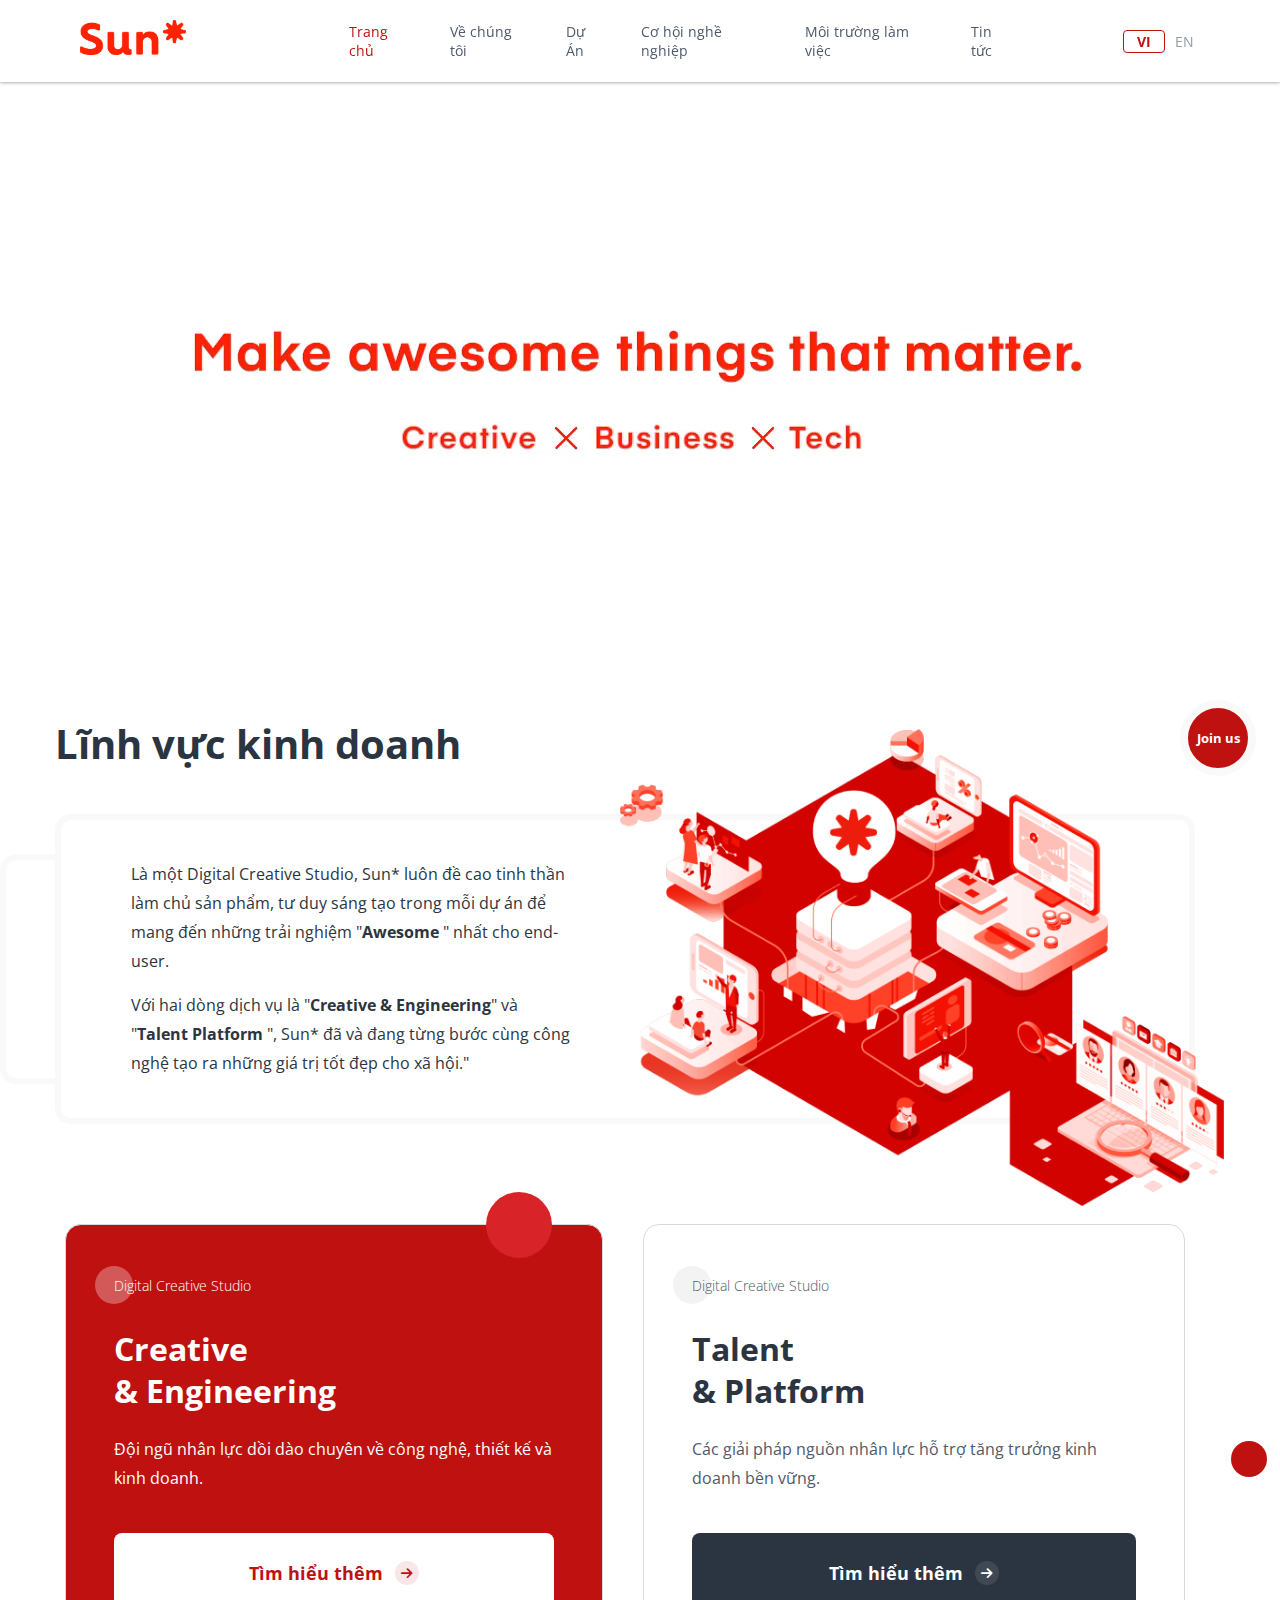
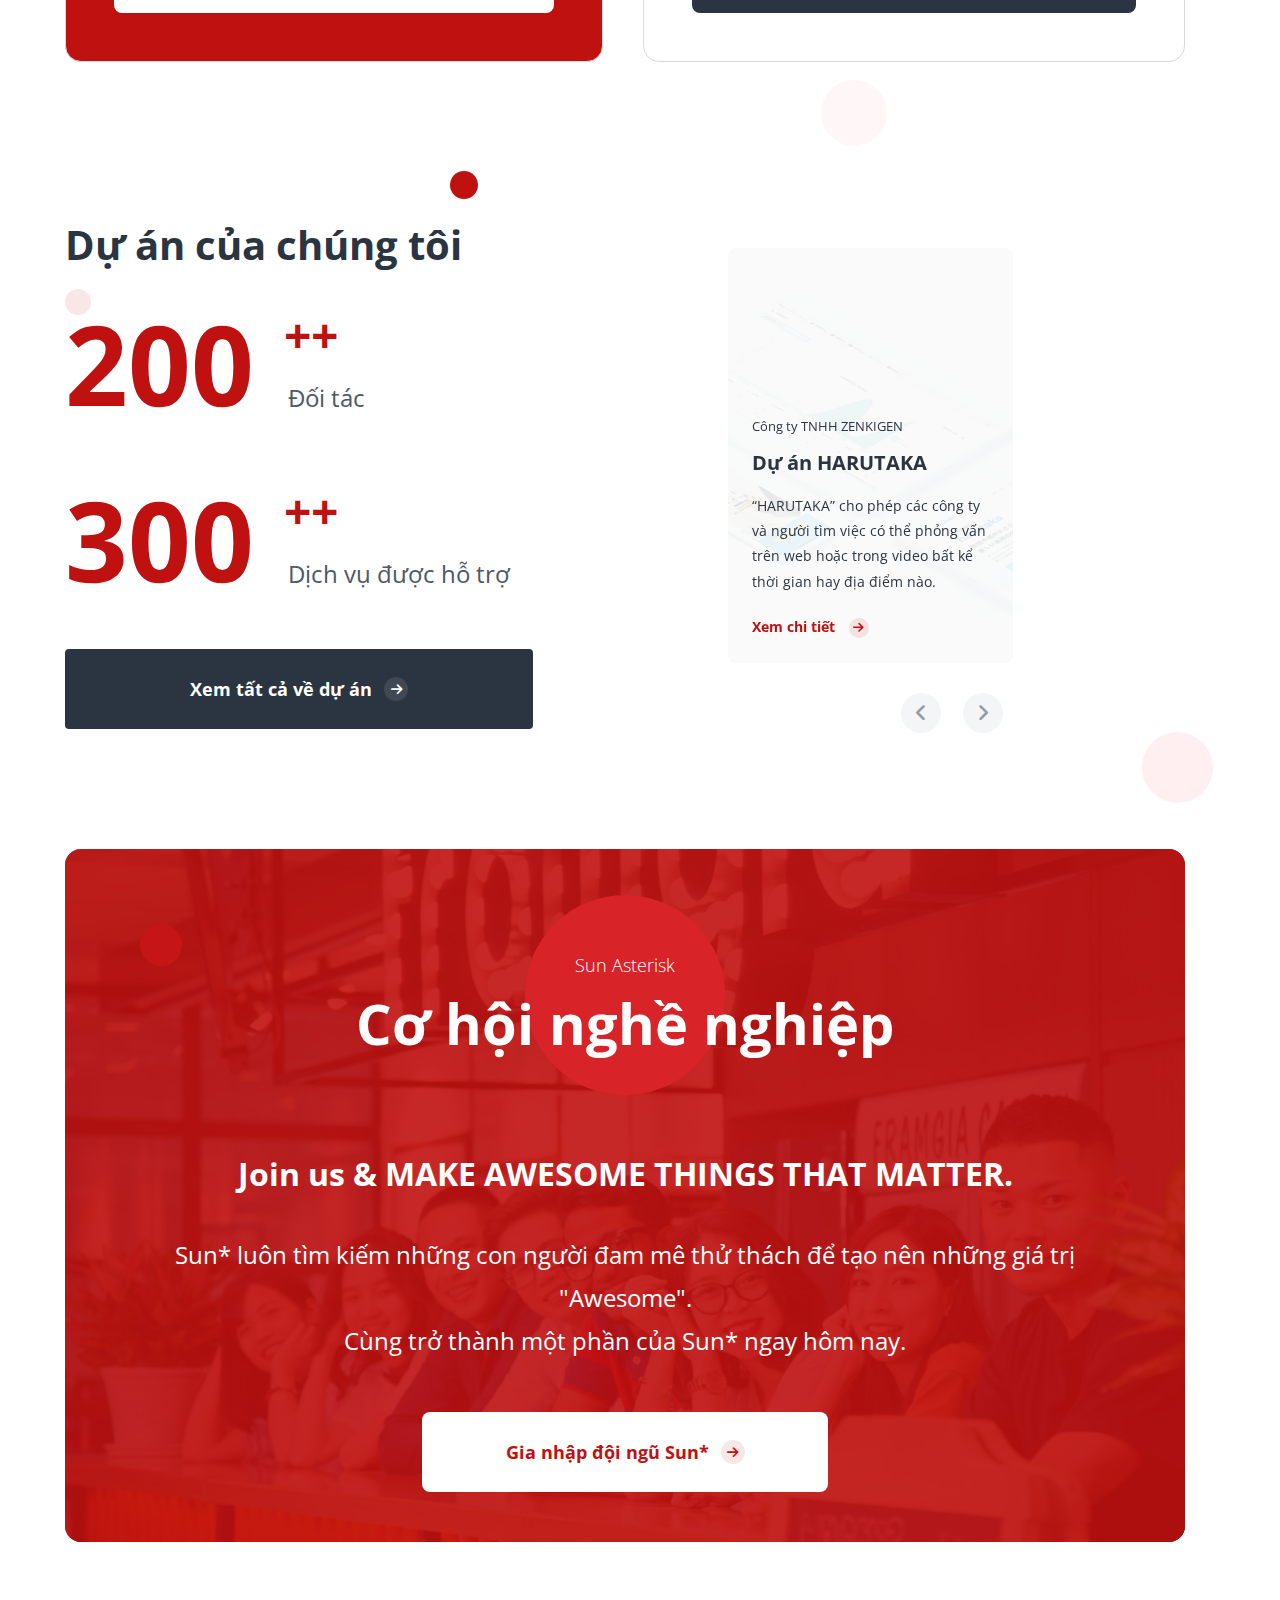
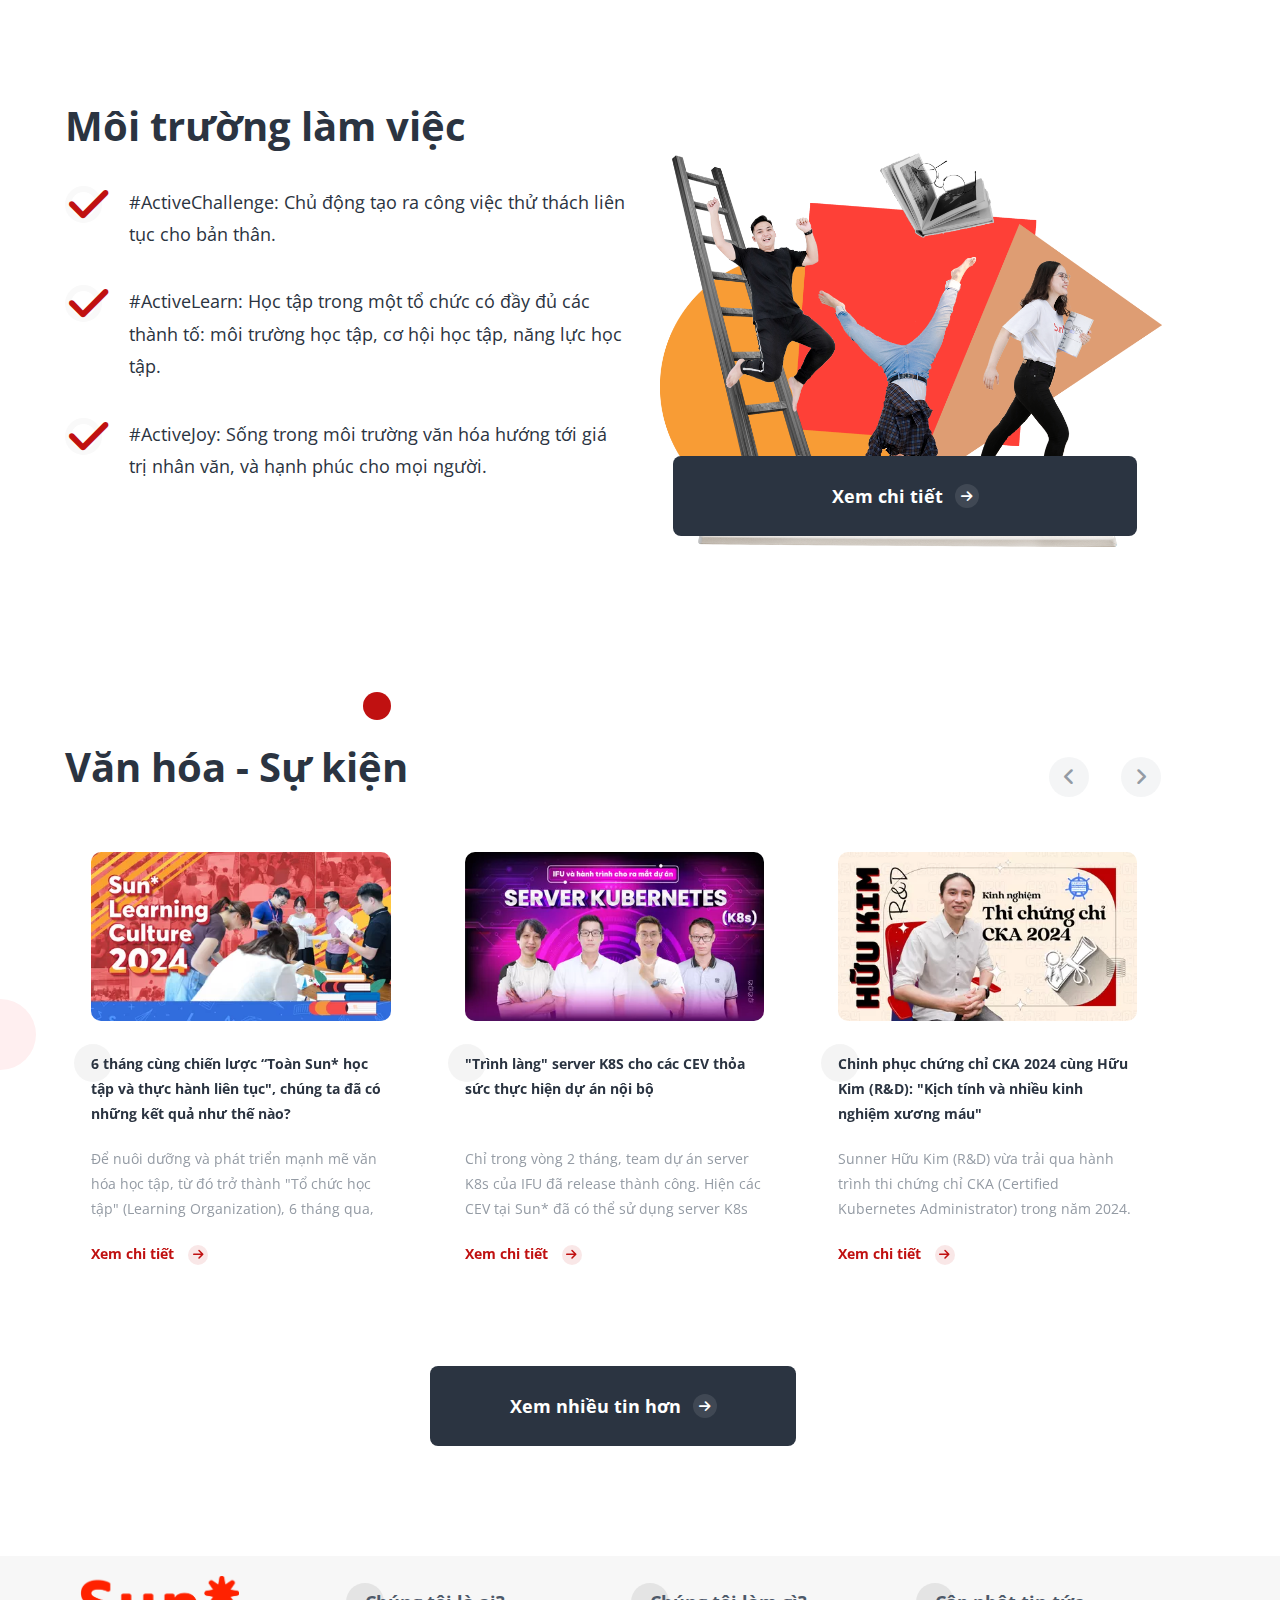
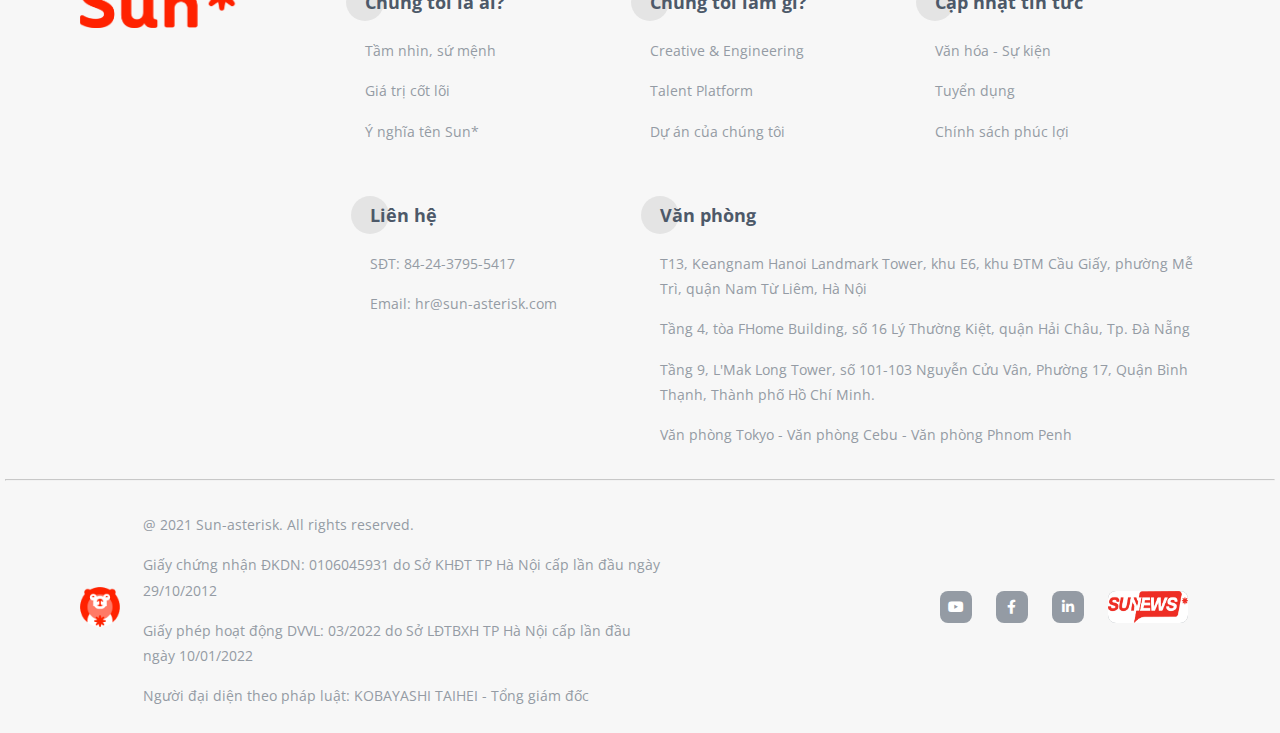
<file: src/pages/index.html>
<!DOCTYPE html>
<html lang="en">
<head>
    <meta charset="UTF-8">
    <meta name="viewport" content="width=device-width, initial-scale=1.0">
    <title>Sun* Inc</title>
    <link href='https://fonts.googleapis.com/css?family=Open Sans' rel='stylesheet'>
    <link rel="stylesheet" href="https://cdnjs.cloudflare.com/ajax/libs/font-awesome/6.0.0-beta3/css/all.min.css">
    <link rel="stylesheet" href="../../assets/css/styles.css" />
</head>
<body>
    <!-- Header -->
    <header class="header">
        <div class="header__container">
            <div class="header__logo">
                <a href="index.html">
                    <img src="../../assets/images/logo-sun@2x.png" alt="Sun* Inc. Logo"/>
                </a>    
            </div>
            <div class="header__nav-menu">
                <nav class="header__nav">
                    <ul class="header__nav-list">
                        <li class="header__nav-item header__nav-frist-item">
                            <a href="index.html" class="header__nav-a header__nav-a--selected">Trang chủ</a>
                        </li>
                        <li class="header__nav-item">
                            <a href="#" class="header__nav-a">Về chúng tôi</a>
                        </li>
                        <li class="header__nav-item">
                            <a href="#" class="header__nav-a">Dự Án</a>
                        </li>
                        <li class="header__nav-item">
                            <a href="#" class="header__nav-a">Cơ hội nghề nghiệp</a>
                        </li>
                        <li class="header__nav-item">
                            <a href="#" class="header__nav-a">Môi trường làm việc</a>
                        </li>
                        <li class="header__nav-item">
                            <a href="#" class="header__nav-a">Tin tức</a>
                        </li>
                    </ul>
                </nav>

                <div class="header__dropdown-button">
                    <i class="fa-solid fa-bars active"></i>
                    <i class="fa-solid fa-x"></i>
                </div>
                <nav class="header__nav--mobile">
                    <ul class="header__nav-list">
                        <li class="header__nav-item header__nav-item--selected">
                          <a href="index.html" class="header__nav-a">Trang chủ</a>
                        </li>
                        <li class="header__nav-item">
                            <a href="#" class="header__nav-a">Về chúng tôi</a>
                        </li>
                        <li class="header__nav-item">
                            <a href="#" class="header__nav-a">Dự Án</a>
                        </li>
                        <li class="header__nav-item">
                            <a href="#" class="header__nav-a">Cơ hội nghề nghiệp</a>
                        </li>
                        <li class="header__nav-item">
                            <a href="#" class="header__nav-a">Môi trường làm việc</a>
                        </li>
                        <li class="header__nav-item">
                            <a href="#" class="header__nav-a">Tin tức</a>
                        </li>
                    </ul>
                </nav>
            </div>
            <div class="header__language">
                <ul class="header__language-list">
                    <li class="header__language-item header__language-item--selected">
                        <a lang="vi" hreflang="vi" href="#">VI</a>
                    </li>
                    <li class="header__language-item">
                        <a lang="en-US" hreflang="en-US" href="#">EN</a>
                    </li>
                </ul>
            </div>
        </div>
    </header>
    <!-- Video Banner Section -->
    <div class="banner">
        <video src="../../assets/images/mv-pc.mp4" autoplay loop muted playsinline></video>
    </div>

    <div class="banner--mobile">
        <video src="../../assets/images/mv-pc.mp4" autoplay loop muted playsinline></video>
    </div>
    <!-- Business Section -->
    <main class="main_container">
        <div class="section business">
            <h2 class="business__heading">Lĩnh vực kinh doanh</h2>
            <div class="business__intro">
                <div class="business__intro-border"></div>
                <div class="business__intro-description">
                    Là một Digital Creative Studio, Sun* luôn đề cao tinh thần làm chủ sản phẩm, 
                    tư duy sáng tạo trong mỗi dự án để mang đến những trải nghiệm "<strong>Awesome</strong>
                    " nhất cho end-user.
                    <br> <p></p>
                    Với hai dòng dịch vụ là "<strong>Creative & Engineering</strong>" và "<strong>Talent Platform</strong>
                    ", Sun* đã và đang từng bước cùng công nghệ tạo ra những giá trị tốt đẹp cho xã hội."
                </div>
                <div class="business__intro-image">
                    <img src="../../assets/images/intro-business.png" alt="Sun Inc. Tuyển Dụng">
                </div>
            </div>
            <div class="business__service">
                <ul class="business__service-list">
                    <li class="business__service-item business__service-item--highlighted">
                        <div class="business__service-sub-title">Digital Creative Studio</div>
                        <div class="business__service-title">
                            Creative <br> & Engineering
                        </div>
                        <div class="business__service-description">Đội ngũ nhân lực dồi dào chuyên về công nghệ, thiết kế và kinh doanh.</div>
                        <a href="#" class="business__service-btn large-btn btn--light">
                            Tìm hiểu thêm
                            <span class="business__service-icon large-btn__icon">
                                <i class="fa-solid fa-arrow-right"></i>
                            </span>
                        </a>
                    </li>
                    <li class="business__service-item">
                        <div class="business__service-sub-title">Digital Creative Studio</div>
                        <div class="business__service-title">
                            Talent <br> & Platform
                        </div>
                        <div class="business__service-description">Các giải pháp nguồn nhân lực hỗ trợ tăng trưởng kinh doanh bền vững.</div>
                        <a href="#" class="business__service-btn large-btn btn--dark">
                            Tìm hiểu thêm
                            <span class="business__service-icon large-btn__icon">
                                <i class="fa-solid fa-arrow-right"></i>
                            </span>
                        </a>
                    </li>
                </ul>
            </div>
        </div>
        <!-- Project Section -->
        <div class="section project">
            <div class="project__wrap project__wrap-left">
                <h2 class="project__heading">Dự án của chúng tôi</h2>
                <div class="project__counter">
                    <ul>
                        <li>
                            <div class="project__number-wrap">
                                <div class="project__number" data-from="0" data-to="200">200</div>
                                <div class="project__plus">++</div>
                            </div>
                            <div class="project__title">Đối tác</div>
                        </li>
                        <li>
                            <div class="project__number-wrap">
                                <div class="project__number" data-from="0" data-to="300">300</div>
                                <div class="project__plus">++</div>
                            </div>
                            <div class="project__title">Dịch vụ được hỗ trợ</div>
                        </li>
                    </ul>
                </div>
                <div class="project__btn">
                    <a href="#" class="project__btn-link large-btn btn--dark">
                        Xem tất cả về dự án
                        <span class="project__btn-icon large-btn__icon">
                            <i class="fa-solid fa-arrow-right"></i>
                        </span>
                    </a>
                </div>
            </div>
            <div class="project__wrap  project__wrap-right">
                <div class="project__carousel">
                    <ul class="project__carousel-list">
                        <li class="project__carousel-item">
                            <img src="../../assets/images/Untitled-1-3.png" alt="Sun* Inc. Tuyển Dụng" class="project__carousel-img">
                            <div class="project__carousel-content">
                                <div class="project__carousel-sub-title">Công ty TNHH SSK</div>
                                <h6 class="project__carousel-title">
                                    <a href="#">  Dự án SSK  </a>
                                </h6>
                                <div class="project__carousel-description">
                                    Thử thách để tiếp thêm năng lượng cho mọi người và xã hội với sports data.                              
                                </div>
                                <a href="#" class="project__carousel-btn">
                                    Xem chi tiết
                                    <span class="project__carousel-btn-icon">
                                        <i class="fa-solid fa-arrow-right"></i>
                                    </span>
                                </a>
                            </div>
                        </li>
                        <li class="project__carousel-item">
                            <img src="../../assets/images/zenkigen_01.png" alt="Sun* Inc. Tuyển Dụng" class="project__carousel-img">
                            <div class="project__carousel-content">
                                <div class="project__carousel-sub-title">Công ty TNHH ZENKIGEN</div>
                                <h6 class="project__carousel-title">
                                    <a href="#"> Dự án HARUTAKA </a>
                                </h6>
                                <div class="project__carousel-description">
                                    “HARUTAKA” cho phép các công ty và người tìm việc có thể phỏng vấn trên web hoặc trong video bất kể thời gian hay địa điểm nào.
                                </div>
                                <a href="#" class="project__carousel-btn">
                                    Xem chi tiết
                                    <span class="project__carousel-btn-icon">
                                        <i class="fa-solid fa-arrow-right"></i>
                                    </span>
                                </a>
                            </div>
                        </li>
                        <li class="project__carousel-item">
                            <img src="../../assets/images/Kurashicom.png" alt="Sun* Inc. Tuyển Dụng" class="project__carousel-img">
                            <div class="project__carousel-content">
                                <div class="project__carousel-sub-title">Kurashicom Inc</div>
                                <h6 class="project__carousel-title">
                                    <a href="#"> Dự án KURASHICOM </a>
                                </h6>
                                <div class="project__carousel-description">
                                    Phát triển App giúp hiện thực hóa phong cách sống theo ý muốn
                                </div>
                                <a href="#" class="project__carousel-btn">
                                    Xem chi tiết
                                    <span class="project__carousel-btn-icon">
                                        <i class="fa-solid fa-arrow-right"></i>
                                    </span>
                                </a>
                            </div>
                        </li>
                        <li class="project__carousel-item">
                            <img src="../../assets/images/Untitled-1-3.png" alt="Sun* Inc. Tuyển Dụng" class="project__carousel-img">
                            <div class="project__carousel-content">
                                <div class="project__carousel-sub-title">Công ty TNHH SSK</div>
                                <h6 class="project__carousel-title">
                                    <a href="#">  Dự án SSK  </a>
                                </h6>
                                <div class="project__carousel-description">
                                    Thử thách để tiếp thêm năng lượng cho mọi người và xã hội với sports data.                              
                                </div>
                                <a href="#" class="project__carousel-btn">
                                    Xem chi tiết
                                    <span class="project__carousel-btn-icon">
                                        <i class="fa-solid fa-arrow-right"></i>
                                    </span>
                                </a>
                            </div>
                        </li>
                        <li class="project__carousel-item">
                            <img src="../../assets/images/zenkigen_01.png" alt="Sun* Inc. Tuyển Dụng" class="project__carousel-img">
                            <div class="project__carousel-content">
                                <div class="project__carousel-sub-title">Công ty TNHH ZENKIGEN</div>
                                <h6 class="project__carousel-title">
                                    <a href="#"> Dự án HARUTAKA </a>
                                </h6>
                                <div class="project__carousel-description">
                                    “HARUTAKA” cho phép các công ty và người tìm việc có thể phỏng vấn trên web hoặc trong video bất kể thời gian hay địa điểm nào.
                                </div>
                                <a href="#" class="project__carousel-btn">
                                    Xem chi tiết
                                    <span class="project__carousel-btn-icon">
                                        <i class="fa-solid fa-arrow-right"></i>
                                    </span>
                                </a>
                            </div>
                        </li>
                    </ul>
                    <button type="button" class="project__angle angle-slider angle-prev">
                        <i class="fa-solid fa-angle-left"></i>
                    </button>
                    <button type="button" class="project__angle angle-slider angle-next">
                        <i class="fa-solid fa-angle-right"></i>
                    </button>
                </div>
            </div>
        </div>
        <!-- Career Section -->
        <div class="section career">
            <div class="career__content">
                <div class="career__sub-title">Sun Asterisk</div>
                <h2 class="career__title">Cơ hội nghề nghiệp</h2>
                <div class="career__slogan">Join us & MAKE AWESOME THINGS THAT MATTER.</div>
                <div class="career__description">
                    Sun* luôn tìm kiếm những con người đam mê thử thách để tạo nên những giá trị "Awesome".
                    <br>  Cùng trở thành một phần của Sun* ngay hôm nay.
                </div>
                <div class="career__btn">
                    <a href="#" class="career__btn-link large-btn btn--light">
                        Gia nhập đội ngũ Sun* 
                        <span class="career__btn-icon large-btn__icon">
                            <i class="fa-solid fa-arrow-right"></i>
                        </span>
                    </a>
                </div>
            </div>
        </div>
        <!-- Work Environment Section -->
        <div class="section work-env">
            <div class="work-env__content-list">
                <h2 class="work-env__heading">Môi trường làm việc</h2>
                <div class="work-env__list">
                    <ul>
                        <li>
                            <div class="work-env__icon-check">
                                <i class="fa-solid fa-check"></i>
                            </div>
                            <div class="work-env__content">
                                #ActiveChallenge: Chủ động tạo ra công việc thử thách liên tục cho bản thân.
                            </div>
                        </li>
                        <li>
                            <div class="work-env__icon-check">
                                <i class="fa-solid fa-check"></i>
                            </div>
                            <div class="work-env__content">
                                #ActiveLearn: Học tập trong một tổ chức có đầy đủ các thành tố: môi trường học tập, cơ hội học tập, năng lực học tập.
                            </div>
                        </li>
                        <li>
                            <div class="work-env__icon-check">
                                <i class="fa-solid fa-check"></i>
                            </div>
                            <div class="work-env__content">
                                #ActiveJoy: Sống trong môi trường văn hóa hướng tới giá trị nhân văn, và hạnh phúc cho mọi người.
                            </div>
                        </li>
                    </ul>
                </div>
            </div>
            <div class="work-env__banner">
                <img src="../../assets/images/human-centered.png" alt="Sun* Inc. Tuyển Dụng">
                <a href="#" class="work-env__btn large-btn btn--dark">
                    Xem chi tiết
                    <span class="work-env__btn-icon large-btn__icon">
                        <i class="fa-solid fa-arrow-right"></i>
                    </span>
                </a>
            </div>
        </div>
        <!-- Culture & Event Section -->
        <div class="section culture-event">
            <h2 class="culture-event__heading">Văn hóa - Sự kiện</h2>
            <div class="culture-event__container">
                <div class="culture-event__slider">
                    <ul class="culture-event__news-list">
                        <li class="culture-event__news">
                            <div class="culture-event__img">
                                <img src="../../assets/images/f8e7e84c-29f1-4cbd-b2a3-263d42578a10.webp" alt="Sun* Inc. Tuyển Dụng">
                            </div>
                            <div class="culture-event__content">
                                <h6 class="culture-event__title">
                                    <a href="#">
                                        Chinh phục chứng chỉ CKA 2024 cùng Hữu Kim (R&D): "Kịch tính và nhiều kinh nghiệm xương máu" 
                                    </a>
                                </h6>
                                <p class="culture-event__description">
                                    Sunner Hữu Kim (R&D) vừa trải qua hành trình thi chứng chỉ CKA (Certified Kubernetes Administrator) trong năm 2024. Nhắc đến cuộc thi này, kịch tính và nhiều bài học xương máu là những gì Kim ấn tượng nhất. CKA là một trong số 3 chứng chỉ phổ biến về Kubernetes bao gồm: CKAD, CKA và CKS. Hãy cùng theo dõi kinh nghiệm chinh phục chứng chỉ CKA của Hữu Kim ngay dưới đây!
                                </p>
                                <div class="culture-event__details">
                                    <a href="#">
                                        Xem chi tiết
                                        <span class="culture-event__details-icon">
                                            <i class="fa-solid fa-arrow-right"></i>
                                        </span>
                                    </a>
                                </div>
                            </div>
                        </li>
                        <li class="culture-event__news">
                            <div class="culture-event__img">
                                <img src="../../assets/images/1f30a6d8-342c-4186-a9a0-d6190995cc81.webp" alt="Sun* Inc. Tuyển Dụng">
                                <div class="culture-event__label">
                                    <span>Tin nóng</span>
                                </div>
                            </div>
                            <div class="culture-event__content">
                                <h6 class="culture-event__title">
                                    <a href="#">
                                        Hé lộ bộ tài liệu độc quyền siêu HOT và giải đáp toàn bộ thắc mắc kỹ thuật sau TechUp #2 
                                    </a>
                                </h6>
                                <p class="culture-event__description">
                                    “Tôi đã quẹt thẻ 10$ mua Copilot ngay trong phần chia sẻ thiết thực của diễn giả” - một lập trình viên đã tâm sự với BTC sau khi tham gia TechUp #2: “Ứng dụng AI để cải tiến hiệu suất lập trình và tạo ra sản phẩm đột phá” - sự kiện công nghệ “hosted by Sun*". Cùng Sun* News tìm hiểu kiến thức và truy cập bộ tài liệu "độc quyền" siêu HOT sau sự kiện!
                                </p>
                                <div class="culture-event__details">
                                    <a href="#">
                                        Xem chi tiết
                                        <span class="culture-event__details-icon">
                                            <i class="fa-solid fa-arrow-right"></i>
                                        </span>
                                    </a>
                                </div>
                            </div>
                        </li>
                        <li class="culture-event__news">
                            <div class="culture-event__img">
                                <img src="../../assets/images/7c2f69b3-631b-4b2a-aabc-4eddf1bf8359.webp" alt="Sun* Inc. Tuyển Dụng">
                                <div class="culture-event__label">
                                    <span>Tin nóng</span>
                                </div>
                            </div>
                            <div class="culture-event__content">
                                <h6 class="culture-event__title">
                                    <a href="#">
                                        Nóng: Chính thức mở đăng ký TechUp #2 - Ứng dụng AI để cải tiến hiệu suất lập trình và tạo ra sản phẩm đột phá 
                                    </a>
                                </h6>
                                <p class="culture-event__description">
                                    Sau thành công vang dội của số đầu tiên vào năm 2023, TechUp - sự kiện công nghệ “hosted by Sun*” sẽ chính thức quay trở lại cùng phiên bản nâng cấp hơn vào tháng 6 này. Với mong muốn mang lại những giá trị ''awesome'', đồng hành cùng giới lập trình viên Việt phát triển bền vững giữa bối cảnh kỷ nguyên AI đang làm thay đổi lĩnh vực công nghệ, Sun* sẽ tổ chức số TechUp #2 với chủ đề "Ứng dụng AI để cải tiến hiệu suất lập trình và tạo ra sản phẩm đột phá" vào ngày 8/6 tới đây.
                                </p>
                                <div class="culture-event__details">
                                    <a href="#">
                                        Xem chi tiết
                                        <span class="culture-event__details-icon">
                                            <i class="fa-solid fa-arrow-right"></i>
                                        </span>
                                    </a>
                                </div>
                            </div>
                        </li>
                        <li class="culture-event__news">
                            <div class="culture-event__img">
                                <img src="../../assets/images/0975f17b-89f3-4eab-a4fd-33b55df9d80d.webp" alt="">
                            </div>
                            <div class="culture-event__content">
                                <h6 class="culture-event__title">
                                    <a href="#">
                                        Dự án Insurance SaaS Development Support: Golang, VueJS trở thành “chất xúc tác” để Sunner vượt giới hạn 
                                    </a>
                                </h6>
                                <p class="culture-event__description">
                                    “Đề bài càng hóc búa, càng hấp dẫn để xông pha”, “Ngôn ngữ mới không phải rào cản, mà chính là cơ hội để chứng minh năng lực” là những câu cửa miệng các thành viên dự án Insurance SaaS liên tục nhấn mạnh khi được hỏi về cách chinh phục bài toán khó từ khách hàng và duy trì điểm CSS trên 90 suốt ba năm vận hành.
                                </p>
                                <div class="culture-event__details">
                                    <a href="#">
                                        Xem chi tiết
                                        <span class="culture-event__details-icon">
                                            <i class="fa-solid fa-arrow-right"></i>
                                        </span>
                                    </a>
                                </div>
                            </div>
                        </li>
                        <li class="culture-event__news">
                            <div class="culture-event__img">
                                <img src="../../assets/images/7d926be4-e8c6-4b1b-b4a8-e0ccf52f362b.webp" alt="Sun* Inc. Tuyển Dụng">
                            </div>
                            <div class="culture-event__content">
                                <h6 class="culture-event__title">
                                    <a href="#">
                                        6 tháng cùng chiến lược “Toàn Sun* học tập và thực hành liên tục", chúng ta đã có những kết quả như thế nào? 
                                    </a>
                                </h6>
                                <p class="culture-event__description">
                                    Để nuôi dưỡng và phát triển mạnh mẽ văn hóa học tập, từ đó trở thành "Tổ chức học tập" (Learning Organization), 6 tháng qua, với chiến lược “Toàn Sun* học tập và thực hành liên tục", chúng ta đã có những kết quả học tập tích cực. Những kết quả này cho thấy hiệu quả của tính bài bản trong công tác triển khai, cùng tư duy bứt phá, phát triển bản thân không ngừng của người Sun*, đã và đang góp phần giúp chúng ta đi nhanh và xa hơn với các mục tiêu của mình.
                                </p>
                                <div class="culture-event__details">
                                    <a href="#">
                                        Xem chi tiết
                                        <span class="culture-event__details-icon">
                                            <i class="fa-solid fa-arrow-right"></i>
                                        </span>
                                    </a>
                                </div>
                            </div>
                        </li>
                        <li class="culture-event__news">
                            <div class="culture-event__img">
                                <img src="../../assets/images/b8eab75a-a36f-4a25-82e6-8942a6ad62a3.webp" alt="Sun* Inc. Tuyển Dụng">
                            </div>
                            <div class="culture-event__content">
                                <h6 class="culture-event__title">
                                    <a href="#">
                                        "Trình làng" server K8S cho các CEV thỏa sức thực hiện dự án nội bộ 
                                    </a>
                                </h6>
                                <p class="culture-event__description">
                                    Chỉ trong vòng 2 tháng, team dự án server K8s của IFU đã release thành công. Hiện các CEV tại Sun* đã có thể sử dụng server K8s để tối ưu nguồn lực server, phát huy sáng tạo, xây dựng và phát triển các công cụ nội bộ, từ đó khẳng định giá trị và gia tăng hiệu quả công việc tại Sun*.
                                </p>
                                <div class="culture-event__details">
                                    <a href="#">
                                        Xem chi tiết
                                        <span class="culture-event__details-icon">
                                            <i class="fa-solid fa-arrow-right"></i>
                                        </span>
                                    </a>
                                </div>
                            </div>
                        </li>
                        <li class="culture-event__news">
                            <div class="culture-event__img">
                                <img src="../../assets/images/f8e7e84c-29f1-4cbd-b2a3-263d42578a10.webp" alt="Sun* Inc. Tuyển Dụng">
                            </div>
                            <div class="culture-event__content">
                                <h6 class="culture-event__title">
                                    <a href="#">
                                        Chinh phục chứng chỉ CKA 2024 cùng Hữu Kim (R&D): "Kịch tính và nhiều kinh nghiệm xương máu" 
                                    </a>
                                </h6>
                                <p class="culture-event__description">
                                    Sunner Hữu Kim (R&D) vừa trải qua hành trình thi chứng chỉ CKA (Certified Kubernetes Administrator) trong năm 2024. Nhắc đến cuộc thi này, kịch tính và nhiều bài học xương máu là những gì Kim ấn tượng nhất. CKA là một trong số 3 chứng chỉ phổ biến về Kubernetes bao gồm: CKAD, CKA và CKS. Hãy cùng theo dõi kinh nghiệm chinh phục chứng chỉ CKA của Hữu Kim ngay dưới đây!
                                </p>
                                <div class="culture-event__details">
                                    <a href="#">
                                        Xem chi tiết
                                        <span class="culture-event__details-icon">
                                            <i class="fa-solid fa-arrow-right"></i>
                                        </span>
                                    </a>
                                </div>
                            </div>
                        </li>
                        <li class="culture-event__news">
                            <div class="culture-event__img">
                                <img src="../../assets/images/1f30a6d8-342c-4186-a9a0-d6190995cc81.webp" alt="Sun* Inc. Tuyển Dụng">
                                <div class="culture-event__label">
                                    <span>Tin nóng</span>
                                </div>
                            </div>
                            <div class="culture-event__content">
                                <h6 class="culture-event__title">
                                    <a href="#">
                                        Hé lộ bộ tài liệu độc quyền siêu HOT và giải đáp toàn bộ thắc mắc kỹ thuật sau TechUp #2 
                                    </a>
                                </h6>
                                <p class="culture-event__description">
                                    “Tôi đã quẹt thẻ 10$ mua Copilot ngay trong phần chia sẻ thiết thực của diễn giả” - một lập trình viên đã tâm sự với BTC sau khi tham gia TechUp #2: “Ứng dụng AI để cải tiến hiệu suất lập trình và tạo ra sản phẩm đột phá” - sự kiện công nghệ “hosted by Sun*". Cùng Sun* News tìm hiểu kiến thức và truy cập bộ tài liệu "độc quyền" siêu HOT sau sự kiện!
                                </p>
                                <div class="culture-event__details">
                                    <a href="#">
                                        Xem chi tiết
                                        <span class="culture-event__details-icon">
                                            <i class="fa-solid fa-arrow-right"></i>
                                        </span>
                                    </a>
                                </div>
                            </div>
                        </li>
                        <li class="culture-event__news">
                            <div class="culture-event__img">
                                <img src="../../assets/images/7c2f69b3-631b-4b2a-aabc-4eddf1bf8359.webp" alt="Sun* Inc. Tuyển Dụng">
                                <div class="culture-event__label">
                                    <span>Tin nóng</span>
                                </div>
                            </div>
                            <div class="culture-event__content">
                                <h6 class="culture-event__title">
                                    <a href="#">
                                        Nóng: Chính thức mở đăng ký TechUp #2 - Ứng dụng AI để cải tiến hiệu suất lập trình và tạo ra sản phẩm đột phá 
                                    </a>
                                </h6>
                                <p class="culture-event__description">
                                    Sau thành công vang dội của số đầu tiên vào năm 2023, TechUp - sự kiện công nghệ “hosted by Sun*” sẽ chính thức quay trở lại cùng phiên bản nâng cấp hơn vào tháng 6 này. Với mong muốn mang lại những giá trị ''awesome'', đồng hành cùng giới lập trình viên Việt phát triển bền vững giữa bối cảnh kỷ nguyên AI đang làm thay đổi lĩnh vực công nghệ, Sun* sẽ tổ chức số TechUp #2 với chủ đề "Ứng dụng AI để cải tiến hiệu suất lập trình và tạo ra sản phẩm đột phá" vào ngày 8/6 tới đây.
                                </p>
                                <div class="culture-event__details">
                                    <a href="#">
                                        Xem chi tiết
                                        <span class="culture-event__details-icon">
                                            <i class="fa-solid fa-arrow-right"></i>
                                        </span>
                                    </a>
                                </div>
                            </div>
                        </li>
                        <li class="culture-event__news">
                            <div class="culture-event__img">
                                <img src="../../assets/images/0975f17b-89f3-4eab-a4fd-33b55df9d80d.webp" alt="Sun* Inc. Tuyển Dụng">
                            </div>
                            <div class="culture-event__content">
                                <h6 class="culture-event__title">
                                    <a href="#">
                                        Dự án Insurance SaaS Development Support: Golang, VueJS trở thành “chất xúc tác” để Sunner vượt giới hạn 
                                    </a>
                                </h6>
                                <p class="culture-event__description">
                                    “Đề bài càng hóc búa, càng hấp dẫn để xông pha”, “Ngôn ngữ mới không phải rào cản, mà chính là cơ hội để chứng minh năng lực” là những câu cửa miệng các thành viên dự án Insurance SaaS liên tục nhấn mạnh khi được hỏi về cách chinh phục bài toán khó từ khách hàng và duy trì điểm CSS trên 90 suốt ba năm vận hành.
                                </p>
                                <div class="culture-event__details">
                                    <a href="#">
                                        Xem chi tiết
                                        <span class="culture-event__details-icon">
                                            <i class="fa-solid fa-arrow-right"></i>
                                        </span>
                                    </a>
                                </div>
                            </div>
                        </li>
                        <li class="culture-event__news">
                            <div class="culture-event__img">
                                <img src="../../assets/images/7d926be4-e8c6-4b1b-b4a8-e0ccf52f362b.webp" alt="Sun* Inc. Tuyển Dụng">
                            </div>
                            <div class="culture-event__content">
                                <h6 class="culture-event__title">
                                    <a href="#">
                                        6 tháng cùng chiến lược “Toàn Sun* học tập và thực hành liên tục", chúng ta đã có những kết quả như thế nào? 
                                    </a>
                                </h6>
                                <p class="culture-event__description">
                                    Để nuôi dưỡng và phát triển mạnh mẽ văn hóa học tập, từ đó trở thành "Tổ chức học tập" (Learning Organization), 6 tháng qua, với chiến lược “Toàn Sun* học tập và thực hành liên tục", chúng ta đã có những kết quả học tập tích cực. Những kết quả này cho thấy hiệu quả của tính bài bản trong công tác triển khai, cùng tư duy bứt phá, phát triển bản thân không ngừng của người Sun*, đã và đang góp phần giúp chúng ta đi nhanh và xa hơn với các mục tiêu của mình.
                                </p>
                                <div class="culture-event__details">
                                    <a href="#">
                                        Xem chi tiết
                                        <span class="culture-event__details-icon">
                                            <i class="fa-solid fa-arrow-right"></i>
                                        </span>
                                    </a>
                                </div>
                            </div>
                        </li>
                        <li class="culture-event__news">
                            <div class="culture-event__img">
                                <img src="../../assets/images/b8eab75a-a36f-4a25-82e6-8942a6ad62a3.webp" alt="Sun* Inc. Tuyển Dụng">
                            </div>
                            <div class="culture-event__content">
                                <h6 class="culture-event__title">
                                    <a href="#">
                                        "Trình làng" server K8S cho các CEV thỏa sức thực hiện dự án nội bộ 
                                    </a>
                                </h6>
                                <p class="culture-event__description">
                                    Chỉ trong vòng 2 tháng, team dự án server K8s của IFU đã release thành công. Hiện các CEV tại Sun* đã có thể sử dụng server K8s để tối ưu nguồn lực server, phát huy sáng tạo, xây dựng và phát triển các công cụ nội bộ, từ đó khẳng định giá trị và gia tăng hiệu quả công việc tại Sun*.
                                </p>
                                <div class="culture-event__details">
                                    <a href="#">
                                        Xem chi tiết
                                        <span class="culture-event__details-icon">
                                            <i class="fa-solid fa-arrow-right"></i>
                                        </span>
                                    </a>
                                </div>
                            </div>
                        </li>
                    </ul>
                    <button class="culture-event__angle angle-slider angle-prev">
                        <i class="fa-solid fa-angle-left"></i>
                    </button>
                    <button class="culture-event__angle angle-slider angle-next">
                        <i class="fa-solid fa-angle-right"></i>
                    </button>
                </div>
                <div class="culture-event__btn">
                    <a href="#" class="large-btn btn--dark">
                        Xem nhiều tin hơn 
                        <span class="culture-event__btn-icon large-btn__icon">
                            <i class="fa-solid fa-arrow-right"></i>
                        </span>
                    </a>
                </div>
            </div>
        </div>
        <div class="fixed-btn">
            <a href="#" class="fixed-btn-link">
                <span>Join us</span>
            </a>
        </div>
    </main>
    <!-- Footer  -->
    <footer class="footer">
        <div class="footer__section">
            <div class="footer__block">
                <a href="index.html">
                    <img src="../../assets/images/logo-sun@2x.png" alt="Sun* Inc. Logo" class="footer__sun-logo"/>
                </a>
            </div>
            <div class="footer__block">
                <h2 class="footer__heading">Chúng tôi là ai?</h2>
                <ul class="footer__list">
                    <li class="footer__item">
                        <a href="#">Tầm nhìn, sứ mệnh</a>
                    </li>
                    <li class="footer__item">
                        <a href="#">Giá trị cốt lõi</a>
                    </li>
                    <li class="footer__item">
                        <a href="#">Ý nghĩa tên Sun*</a>
                    </li>
                </ul>
            </div>
            <div class="footer__block">
                <h2 class="footer__heading">Chúng tôi làm gì?</h2>
                <ul class="footer__list">
                    <li class="footer__item">
                        <a href="#">Creative & Engineering</a>
                    </li>
                    <li class="footer__item">
                        <a href="#">Talent Platform</a>
                    </li>
                    <li class="footer__item">
                        <a href="#">Dự án của chúng tôi</a>
                    </li>
                </ul>
            </div>
            <div class="footer__block">
                <h2 class="footer__heading">Cập nhật tin tức</h2>
                <ul class="footer__list">
                    <li class="footer__item">
                        <a href="#">Văn hóa - Sự kiện</a>
                    </li>
                    <li class="footer__item">
                        <a href="#">Tuyển dụng</a>
                    </li>
                    <li class="footer__item">
                        <a href="#">Chính sách phúc lợi</a>
                    </li>
                </ul>
            </div>
        </div>
        <div class="footer__section">
            <div class="footer__block"></div>
            <div class="footer__block">
                <h2 class="footer__heading">Liên hệ</h2>
                <ul class="footer__list">
                    <li class="footer__item">
                        <a href="#">SĐT: 84-24-3795-5417</a>
                    </li>
                    <li class="footer__item">
                        <a href="#">Email: hr@sun-asterisk.com</a>
                    </li>
                </ul>
            </div>
            <div class="footer__block footer__big-block">
                <h2 class="footer__heading">Văn phòng</h2>
                <ul class="footer__list">
                    <li class="footer__item">
                        <p>T13, Keangnam Hanoi Landmark Tower, khu E6, khu ĐTM Cầu Giấy, phường Mễ Trì, quận Nam Từ Liêm, Hà Nội</p>
                    </li>
                    <li class="footer__item">
                        <p>Tầng 4, tòa FHome Building, số 16 Lý Thường Kiệt, quận Hải Châu, Tp. Đà Nẵng</p>
                    </li>
                    <li class="footer__item">
                        <p>Tầng 9, L'Mak Long Tower, số 101-103 Nguyễn Cửu Vân, Phường 17, Quận Bình Thạnh, Thành phố Hồ Chí Minh.</p>
                    </li>
                    <li class="footer__item">
                        <p>Văn phòng Tokyo - Văn phòng Cebu - Văn phòng Phnom Penh</p>
                    </li>
                </ul>
            </div>
        </div>
        <hr>
        <div class="footer__section footer__copyright-section">
            <div class="footer__block">
                <a href="index.html">
                    <img src="../../assets/images/bear-footer.png" alt="Sun* Inc. Logo"/>
                </a>
            </div>
            <div class="footer__block">
                <ul class="footer__list">
                    <li class="footer__item">
                        <p>@ 2021 Sun-asterisk. All rights reserved.</p>
                    </li>
                    <li class="footer__item">
                        <p>Giấy chứng nhận ĐKDN: 0106045931 do Sở KHĐT TP Hà Nội cấp lần đầu ngày 29/10/2012</p>
                    </li>
                    <li class="footer__item">
                        <p>Giấy phép hoạt động DVVL: 03/2022 do Sở LĐTBXH TP Hà Nội cấp lần đầu ngày 10/01/2022</p>
                    </li>
                    <li class="footer__item">
                        <p>Người đại diện theo pháp luật: KOBAYASHI TAIHEI - Tổng giám đốc</p>
                    </li>
                </ul>
            </div>
            <div class="footer__block footer__social footer__block--main">
                <ul class="footer__list">
                    <li>
                        <a href="#">
                            <i class="fa-brands fa-youtube"></i>
                        </a>
                    </li>
                    <li>
                        <a href="#">
                            <i class="fa-brands fa-facebook-f"></i>
                        </a>
                    </li>
                    <li>
                        <a href="#">
                            <i class="fa-brands fa-linkedin-in"></i>
                        </a>
                    </li>
                    <li>
                        <a href="#">
                            <img src="../../assets/images/6d2d06d.jpg" alt="Sun* Inc. News" class="footer__icon-news">
                        </a>
                    </li>
                </ul>
            </div>
        </div>
        <div class="footer__section">
            <div class="footer__block footer__social footer__block--mobile">
                <ul class="footer__list">
                    <li>
                        <a href="#">
                            <i class="fa-brands fa-youtube"></i>
                        </a>
                    </li>
                    <li>
                        <a href="#">
                            <i class="fa-brands fa-facebook-f"></i>
                        </a>
                    </li>
                    <li>
                        <a href="#">
                            <i class="fa-brands fa-linkedin-in"></i>
                        </a>
                    </li>
                    <li>
                        <a href="#">
                            <img src="../../assets/images/6d2d06d.jpg" alt="Sun* Inc. News" class="footer__icon-news">
                        </a>
                    </li>
                </ul>
            </div>
        </div>
    </footer>

    <script src="../../assets/js/scripts.js"></script>
</body>
</html>
</file>
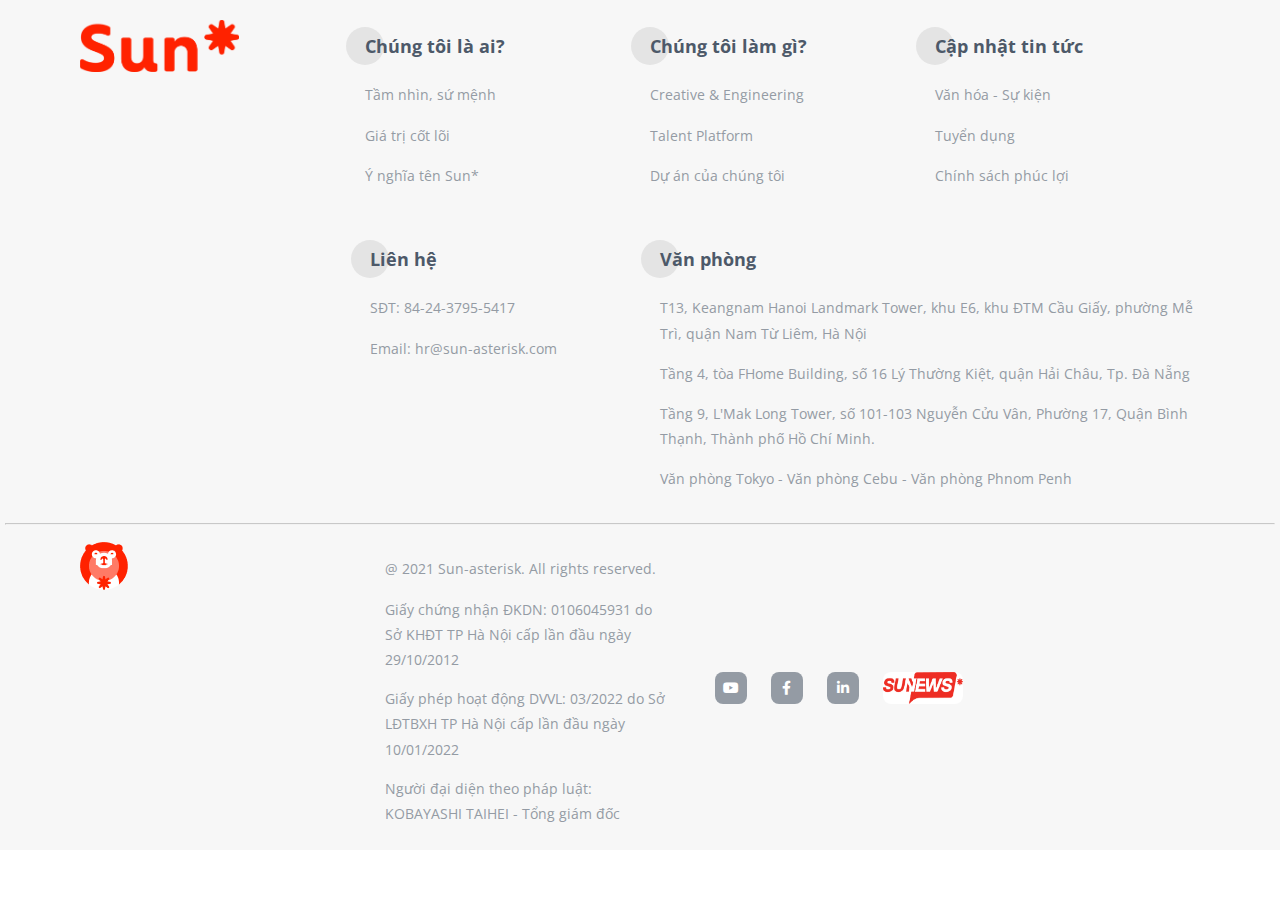
<file: src/layouts/footer.html>
<!DOCTYPE html>
<html lang="en">
<head>
    <meta charset="UTF-8">
    <meta name="viewport" content="width=device-width, initial-scale=1.0">
    <title>Footer</title>
    <link href='https://fonts.googleapis.com/css?family=Open Sans' rel='stylesheet'>
    <link rel="stylesheet" href="https://cdnjs.cloudflare.com/ajax/libs/font-awesome/6.0.0-beta3/css/all.min.css">
    <link rel="stylesheet" href="../../assets/css/styles.css" />
</head>
<body>
    <footer class="footer">
        <div class="footer__section">
            <div class="footer__block">
                <a href="index.html">
                    <img src="../../assets/images/logo-sun@2x.png" alt="Sun* Inc. Logo" class="footer__sun-logo"/>
                </a>
            </div>
            <div class="footer__block">
                <h2 class="footer__heading">Chúng tôi là ai?</h2>
                <ul class="footer__list">
                    <li class="footer__item">
                        <a href="#">Tầm nhìn, sứ mệnh</a>
                    </li>
                    <li class="footer__item">
                        <a href="#">Giá trị cốt lõi</a>
                    </li>
                    <li class="footer__item">
                        <a href="#">Ý nghĩa tên Sun*</a>
                    </li>
                </ul>
            </div>
            <div class="footer__block">
                <h2 class="footer__heading">Chúng tôi làm gì?</h2>
                <ul class="footer__list">
                    <li class="footer__item">
                        <a href="#">Creative & Engineering</a>
                    </li>
                    <li class="footer__item">
                        <a href="#">Talent Platform</a>
                    </li>
                    <li class="footer__item">
                        <a href="#">Dự án của chúng tôi</a>
                    </li>
                </ul>
            </div>
            <div class="footer__block">
                <h2 class="footer__heading">Cập nhật tin tức</h2>
                <ul class="footer__list">
                    <li class="footer__item">
                        <a href="#">Văn hóa - Sự kiện</a>
                    </li>
                    <li class="footer__item">
                        <a href="#">Tuyển dụng</a>
                    </li>
                    <li class="footer__item">
                        <a href="#">Chính sách phúc lợi</a>
                    </li>
                </ul>
            </div>
        </div>
        <div class="footer__section">
            <div class="footer__block"></div>
            <div class="footer__block">
                <h2 class="footer__heading">Liên hệ</h2>
                <ul class="footer__list">
                    <li class="footer__item">
                        <a href="#">SĐT: 84-24-3795-5417</a>
                    </li>
                    <li class="footer__item">
                        <a href="#">Email: hr@sun-asterisk.com</a>
                    </li>
                </ul>
            </div>
            <div class="footer__block footer__big-block">
                <h2 class="footer__heading">Văn phòng</h2>
                <ul class="footer__list">
                    <li class="footer__item">
                        <p>T13, Keangnam Hanoi Landmark Tower, khu E6, khu ĐTM Cầu Giấy, phường Mễ Trì, quận Nam Từ Liêm, Hà Nội</p>
                    </li>
                    <li class="footer__item">
                        <p>Tầng 4, tòa FHome Building, số 16 Lý Thường Kiệt, quận Hải Châu, Tp. Đà Nẵng</p>
                    </li>
                    <li class="footer__item">
                        <p>Tầng 9, L'Mak Long Tower, số 101-103 Nguyễn Cửu Vân, Phường 17, Quận Bình Thạnh, Thành phố Hồ Chí Minh.</p>
                    </li>
                    <li class="footer__item">
                        <p>Văn phòng Tokyo - Văn phòng Cebu - Văn phòng Phnom Penh</p>
                    </li>
                </ul>
            </div>
        </div>
        <hr>
        <div class="footer__section">
            <div class="footer__block">
                <a href="index.html">
                    <img src="../../assets/images/bear-footer.png" alt="Sun* Inc. Logo"/>
                </a>
            </div>
            <div class="footer__block">
                <ul class="footer__list">
                    <li class="footer__item">
                        <p>@ 2021 Sun-asterisk. All rights reserved.</p>
                    </li>
                    <li>
                        <p>Giấy chứng nhận ĐKDN: 0106045931 do Sở KHĐT TP Hà Nội cấp lần đầu ngày 29/10/2012</p>
                    </li>
                    <li>
                        <p>Giấy phép hoạt động DVVL: 03/2022 do Sở LĐTBXH TP Hà Nội cấp lần đầu ngày 10/01/2022</p>
                    </li>
                    <li>
                        <p>Người đại diện theo pháp luật: KOBAYASHI TAIHEI - Tổng giám đốc</p>
                    </li>
                </ul>
            </div>
            <div class="footer__block footer__social">
                <ul class="footer__list">
                    <li class="footer__item">
                        <a href="#">
                            <i class="fa-brands fa-youtube"></i>
                        </a>
                    </li>
                    <li>
                        <a href="#">
                            <i class="fa-brands fa-facebook-f"></i>
                        </a>
                    </li>
                    <li>
                        <a href="#">
                            <i class="fa-brands fa-linkedin-in"></i>
                        </a>
                    </li>
                    <li>
                        <a href="#">
                            <img src="../../assets/images/6d2d06d.jpg" alt="Sun* Inc. News" class="footer__icon-news">
                        </a>
                    </li>
                </ul>
            </div>
        </div>
    </footer>
</body>
</html>
</file>
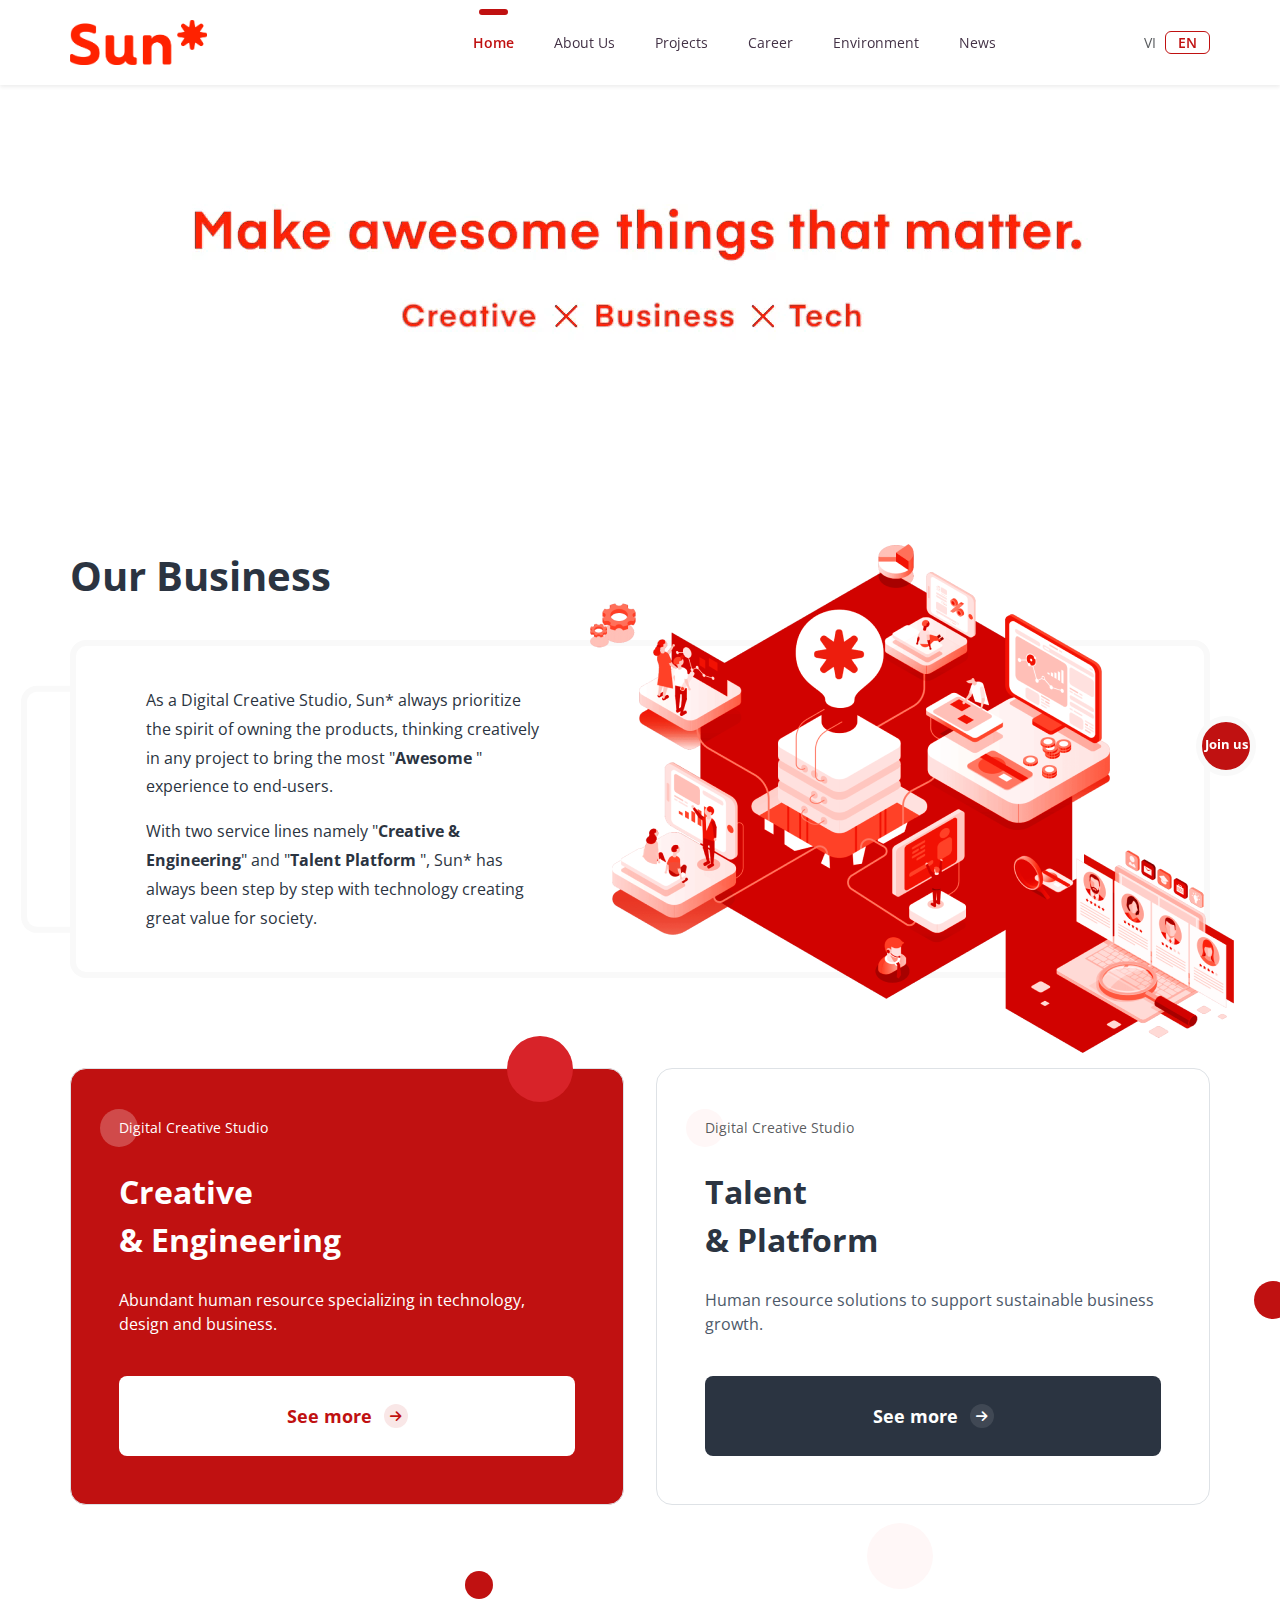
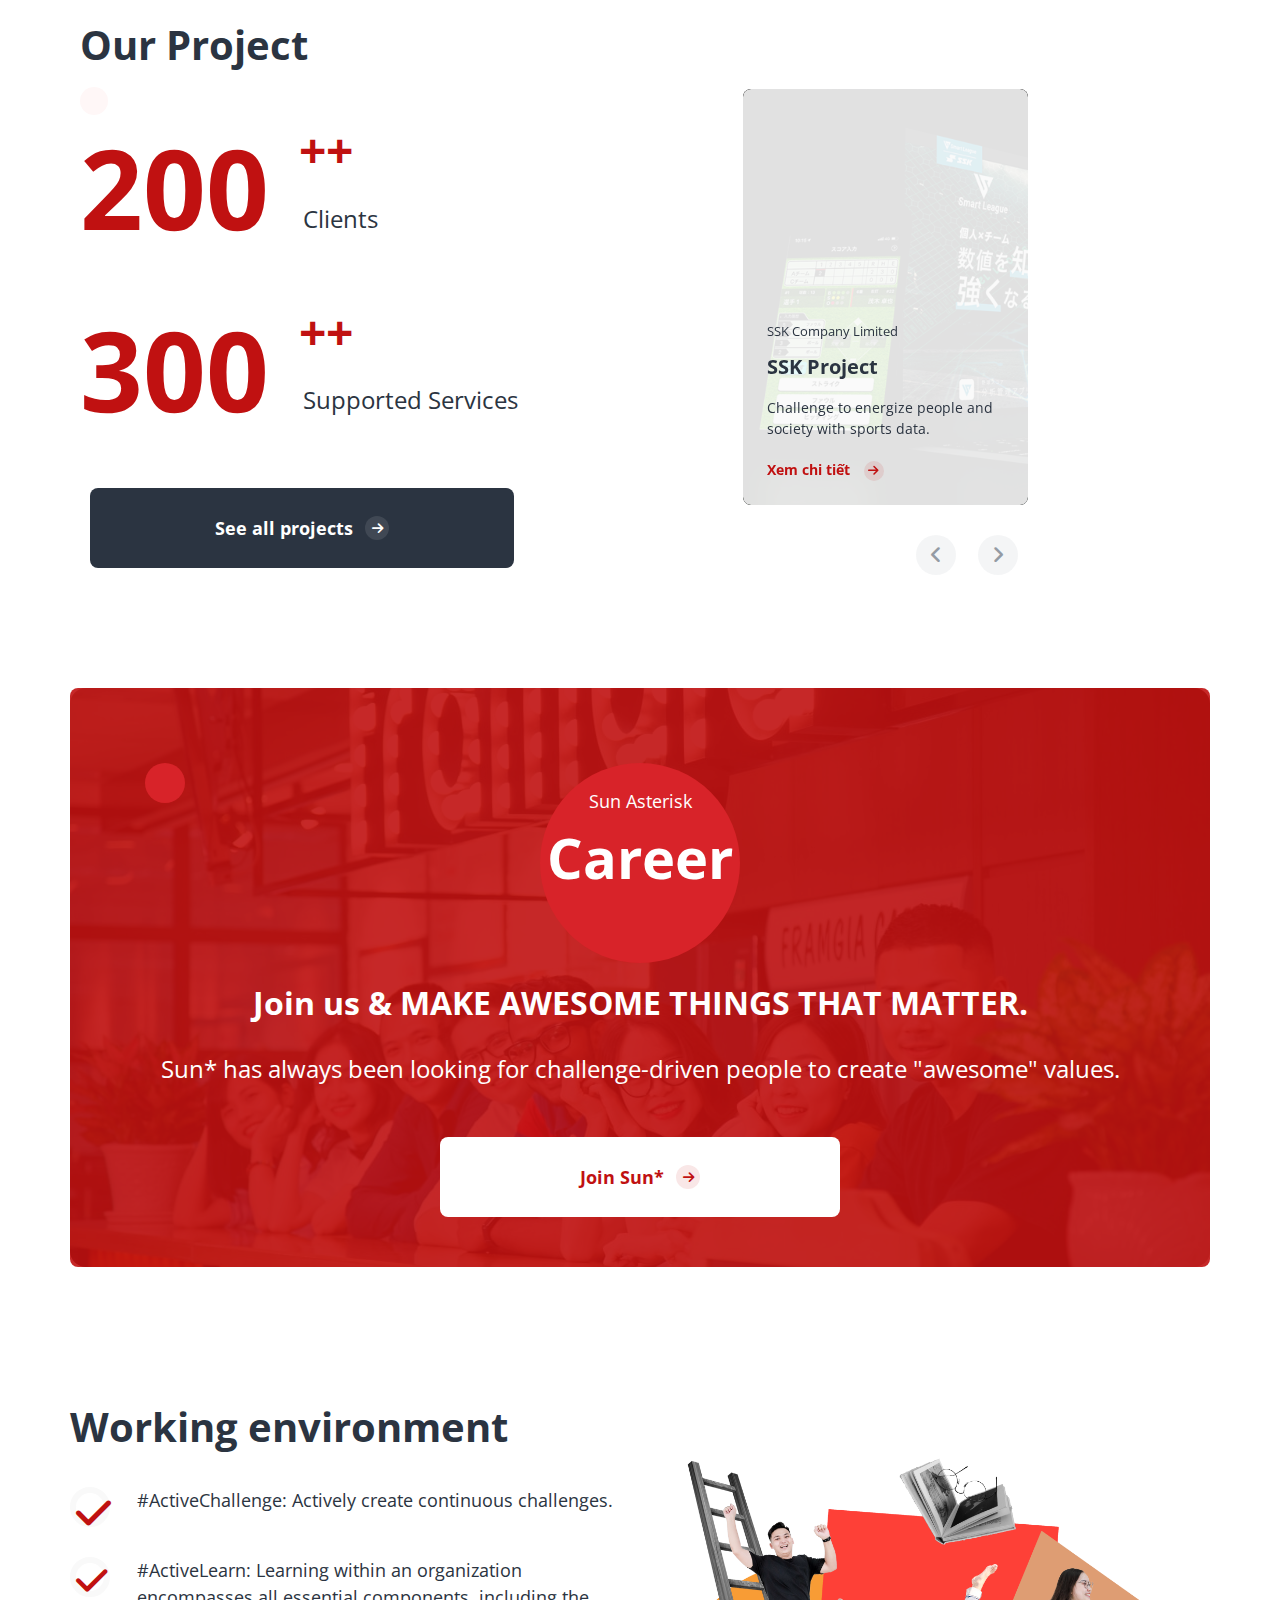
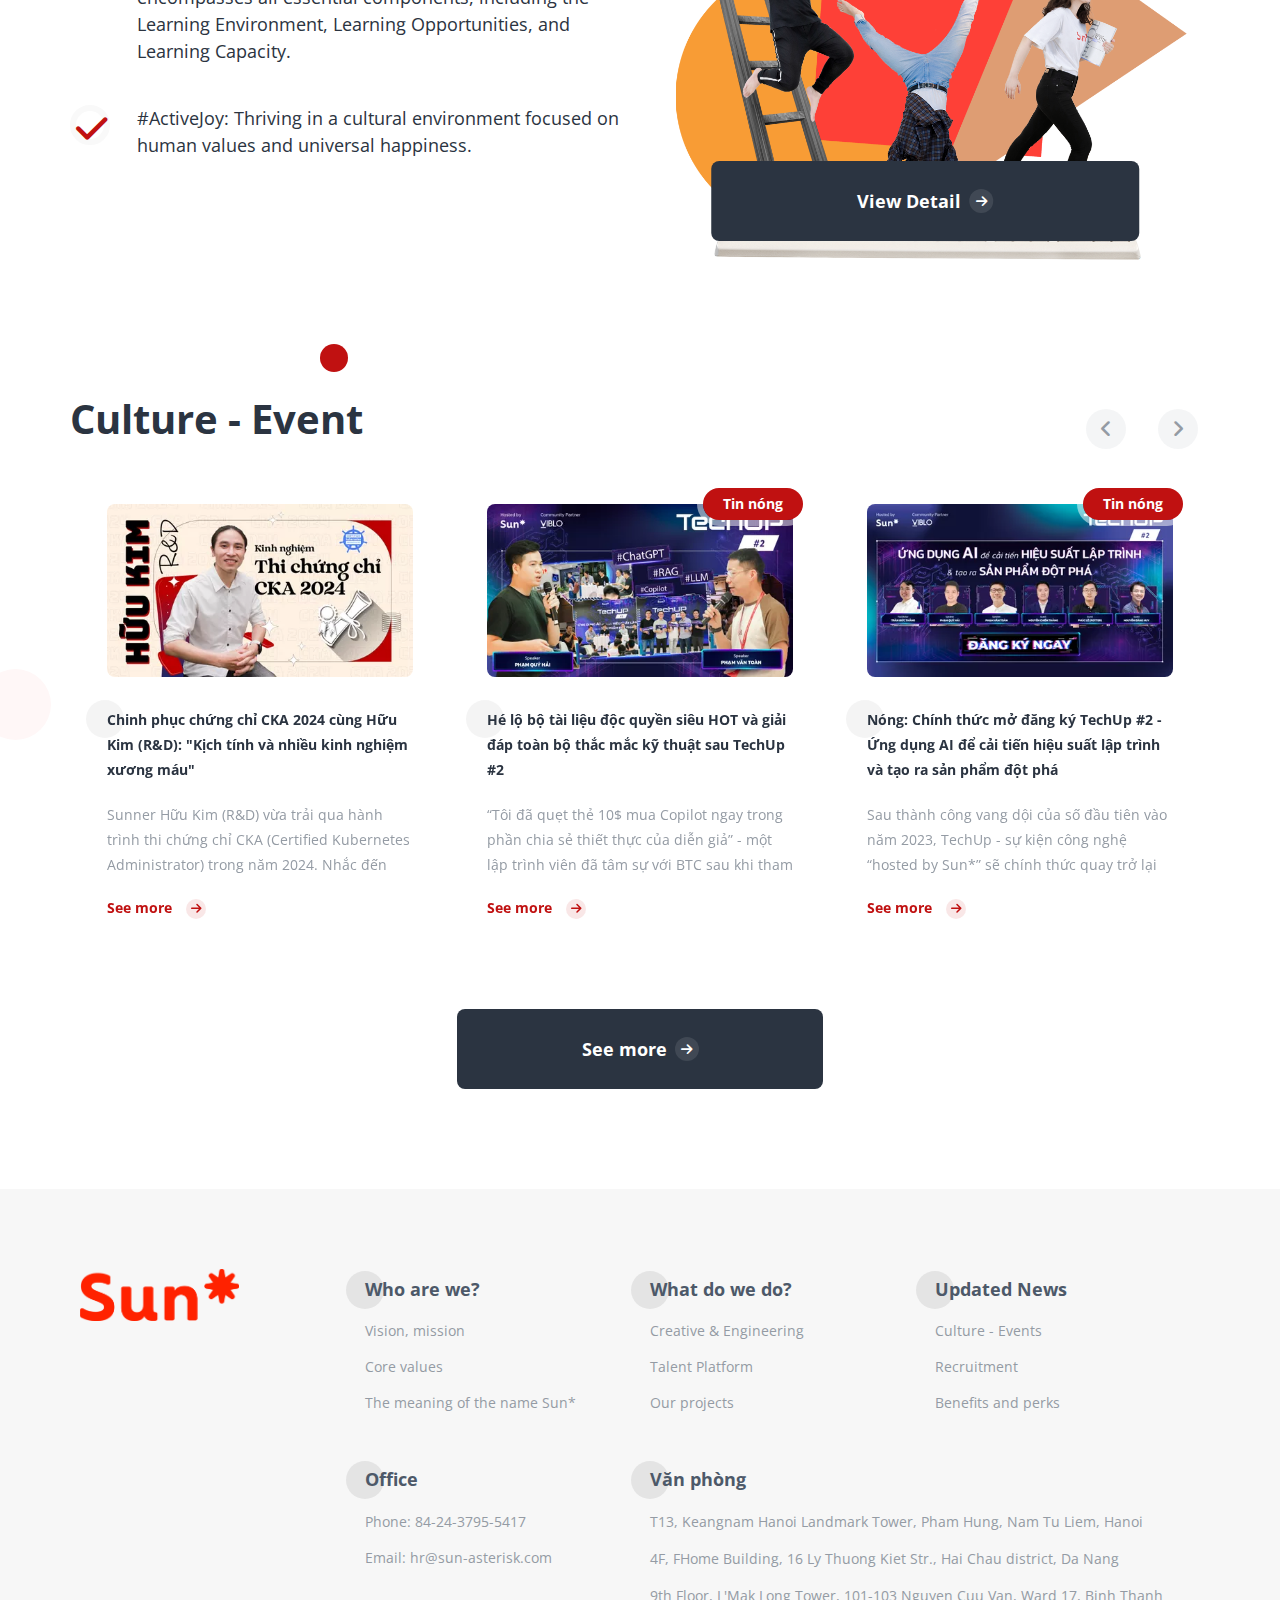
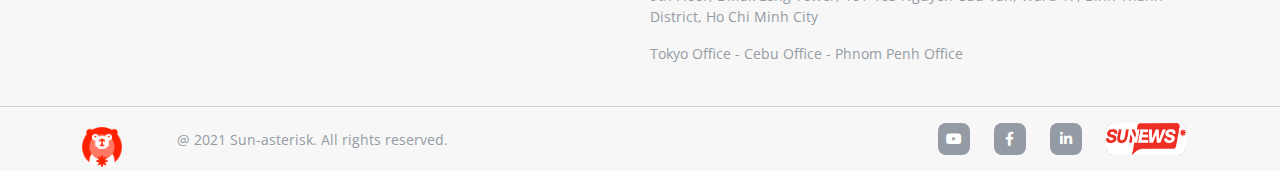
<file: src/pages/indexwithbootstrap-en.html>
<!DOCTYPE html>
<html lang="en">
<head>
    <meta charset="UTF-8">
    <meta name="viewport" content="width=device-width, initial-scale=1.0">
    <title>Sun* Inc</title>
    <link href='https://fonts.googleapis.com/css?family=Open Sans' rel='stylesheet'>
    <link rel="stylesheet" href="https://cdnjs.cloudflare.com/ajax/libs/font-awesome/6.0.0-beta3/css/all.min.css">
    <link rel="stylesheet" href="../../assets/bootstrap-5.3.3-dist/css/bootstrap.min.css">
    <link rel="stylesheet" href="../../assets/css/bootstrap_custom.css" />
</head>
<body>
    <!-- Header -->
    <header class="bg-white fixed-top shadow-sm">
        <div class="container-md p-0">
            <div class="row align-items-center py-3">
                <div class="col-md-2 col-3 pe-0">
                    <a href="indexwithbootstrap.html" class="navbar-brand">
                        <img src="../../assets/images/logo-sun@2x.png" alt="Sun* Inc. Logo" class="w-75"/>
                    </a>    
                </div>
                <div class="col-md-8 col-6 px-0">
                    <nav class="navbar navbar-expand-md d-none d-md-block">
                        <ul class="navbar-nav justify-content-end">
                            <li class="nav-item">
                                <a href="indexwithbootstrap.html" class="nav-link active me-4">Home</a>
                            </li>
                            <li class="nav-item">
                                <a href="#" class="nav-link me-4">About Us</a>
                            </li>
                            <li class="nav-item">
                                <a href="#" class="nav-link me-4">Projects</a>
                            </li>
                            <li class="nav-item">
                                <a href="#" class="nav-link me-4">Career</a>
                            </li>
                            <li class="nav-item">
                                <a href="#" class="nav-link me-4">Environment</a>
                            </li>
                            <li class="nav-item">
                                <a href="#" class="nav-link me-4">News</a>
                            </li>
                        </ul>
                    </nav>

                    <div class="d-md-none text-end">
                        <button class="dropdown-button btn text-muted border-0 bg-dark-a-0p1 color-icon" type="button" data-bs-toggle="collapse" 
                        data-bs-target="#mobileNavMenu" aria-controls="mobileNavMenu" aria-expanded="false">
                            <i class="fa-solid fa-bars"></i>
                        </button>
                    </div>

                    <nav class="collapse d-md-none position-absolute bg-white h-auto w-100 start-0 annimate" id="mobileNavMenu">
                        <ul class="navbar-nav mw-100">
                            <li class="nav-item bg-primary">
                                <a href="indexwithbootstrap.html" class="nav-link p-2">Home</a>
                            </li>
                            <li class="nav-item">
                                <a href="#" class="nav-link p-2">About Us</a>
                            </li>
                            <li class="nav-item">
                                <a href="#" class="nav-link p-2">Projects</a>
                            </li>
                            <li class="nav-item">
                                <a href="#" class="nav-link p-2">Career</a>
                            </li>
                            <li class="nav-item">
                                <a href="#" class="nav-link p-2">Environment</a>
                            </li>
                            <li class="nav-item">
                                <a href="#" class="nav-link p-2">News</a>
                            </li>
                        </ul>
                    </nav>
                </div>
                <div class="col-md-2 col-3 text-end ps-0">
                    <ul class="list-inline mb-0">
                        <li class="list-inline-item me-0">
                            <a lang="vi" hreflang="vi" href="indexwithbootstrap.html" class="btn btn-link text-muted px-1 py-0">VI</a>
                        </li>
                        <li class="list-inline-item">
                            <a lang="en-US" hreflang="en-US" href="#" class="btn btn-link border-primary active py-0">EN</a>
                        </li>
                    </ul>
                </div>
            </div>
        </div>
    </header>
    <!-- Video Banner Section -->
    <div class="d-none d-md-block position-relative overflow-hidden py-20-ps">
        <video src="../../assets/images/mv-pc.mp4" autoplay loop muted playsinline class="position-absolute top-50 start-50 translate-middle"></video>
    </div>

    <div class="d-block d-md-none">
        <video src="../../assets/images/mv-pc.mp4" autoplay loop muted playsinline class="w-100 mw-100 pt-5"></video>
    </div>  

    <!-- Business Section -->
    <main class="container-main text-dark">
        <div class="position-relative w-100 mb-20-px mb-md-100-px mw-1140-px">
            <h2 class="fs-md-40-px fw-bold my-20-px my-md-40-px fs-24-px">Our Business</h2>
            <div class="d-flex flex-column flex-md-row align-items-center border bg-white position-relative border-6-px rounded-16-px">
                <div class="border position-absolute top-50 start-0 translate-middle border-6-px rounded-16-px w-110-px h-100-ps-n80-px z-n1"></div>
                <div class="w-100 my-md-40-px mx-md-70-px fs-14-px lh-1p8 fs-md-16-px w-md-40 p-30-px p-md-0">
                    As a Digital Creative Studio, Sun* always prioritize the spirit of owning the products, 
                    thinking creatively in any project to bring the most "<strong>Awesome</strong>
                    " experience to end-users.
                    <br> <p></p>
                    With two service lines namely "<strong>Creative & Engineering</strong>" and "<strong>Talent Platform</strong>
                    ", Sun* has always been step by step with technology creating great value for society.
                </div>
                <div class="position-relative p-15-px w-md-60">
                    <img src="../../assets/images/intro-business.png" alt="Sun Inc. Tuyển Dụng" 
                    class="position-relative position-md-absolute h-auto top-0 start-0 top-md-n250-px start-md-n20-px mw-100 mw-md-110">
                </div>
            </div>
            <div class="mt-90-px">
                <div class="d-flex flex-column flex-md-row">
                    <div class="w-md-50 me-md-3 w-100 mb-20-px mb-md-0">
                        <div class="bg-primary border rounded-16-px p-5 position-relative">
                            <div class="mb-30-px position-relative">
                                <div class="position-absolute rounded-circle bg-light top-50 start-0 translate-middle z-0 opacity-25 w-h-38-px"></div>
                                Digital Creative Studio
                            </div>
                            <div class="fs-32-px mb-24-px fw-700 lh-base">Creative <br> & Engineering</div>
                            <div class="mb-40-px fs-16-px">Abundant human resource specializing in technology, design and business.</div>
                            <a href="#" class="btn btn-light btn-lg d-flex align-items-center justify-content-center">
                                See more
                                <span class="">
                                    <i class="fa-solid fa-arrow-right"></i>
                                </span>
                            </a>
                            <div class="position-absolute rounded-circle bg-danger top-0 translate-middle-y w-h-66-px end-50-px"></div>
                        </div>
                    </div>
                    <div class="w-md-50 ms-md-3 w-100">
                        <div class="bg-secondary border rounded-16-px p-5 position-relative">
                            <div class="text-muted mb-30-px position-relative z-1">
                                <div class="position-absolute rounded-circle bg-light top-50 start-0 translate-middle z-n1 w-h-38-px"></div>
                                Digital Creative Studio
                            </div>
                            <div class="fs-32-px mb-24-px fw-700 lh-base text-dark">Talent <br> & Platform</div>
                            <div class="mb-40-px fs-16-px">Human resource solutions to support sustainable business growth.</div>
                            <a href="#" class="btn btn-dark btn-lg d-flex align-items-center justify-content-center">
                                See more
                                <span class="">
                                    <i class="fa-solid fa-arrow-right"></i>
                                </span>
                            </a>
                            <div class="position-absolute rounded-circle bg-primary translate-middle-y w-h-38-px end-n83-px bottom-166-px d-none d-md-block"></div>
                            <div class="position-absolute rounded-circle bg-light w-h-66-px end-50 bottom-n85-px"></div>
                        </div>
                    </div>
                </div>
            </div>
        </div>
    <!-- Project Section -->
        <div class="position-relative w-100 mb-20-px mb-md-100-px mw-1140-px d-md-flex d-block align-items-center ">
            <div class="position-relative p-10-px align-items-start w-100 me-0 w-md-50 me-md-9-ps">
                <h2 class="fs-24-px fs-md-40-px fw-bold mb-3-ps lh-base fs-md-40-px position-relative">
                    <div class="position-absolute rounded-circle bg-primary top-n30-px end-25 translate-middle-y w-h-28-px"></div>
                    Our Project
                    <div class="position-absolute rounded-circle bg-light bottom-n40-px start-0 w-h-28-px"></div>
                </h2>
                <div class="mt-40-px mb-0 mt-md-4-ps">
                    <ul class="list-unstyled">
                        <li class="mb-20-px d-flex align-items-end mt-md-8-ps">
                            <div class="d-flex align-items-start">
                                <div class="fs-65-px text-primary fw-700 lh-sm fs-md-110-px" data-from="0" data-to="200">200</div>
                                <div class="fs-36-px text-primary fw-700 position-relative ps-30-px top-n5-px fs-md-48-px">++</div>
                            </div>
                            <div class="position-relative fs-14-px top-n5-px start-n40-px fs-md-24-px top-md-n20-px start-md-n50-px">Clients</div>
                        </li>
                        <li class="mb-20-px d-flex align-items-end mt-md-8-ps">
                            <div class="d-flex align-items-start">
                                <div class="fs-65-px text-primary fw-700 lh-sm fs-md-110-px" data-from="0" data-to="300">300</div>
                                <div class="fs-36-px text-primary fw-700 position-relative ps-30-px top-n5-px fs-md-48-px">++</div>
                            </div>
                            <div class="position-relative fs-14-px top-n5-px start-n40-px fs-md-24-px top-md-n20-px start-md-n50-px">Supported Services</div>
                        </li>
                    </ul>
                </div>
                <div class="p-10-px d-flex mt-40-px">
                    <a href="#" class="btn btn-dark btn-lg d-flex align-items-center justify-content-center mw-100 py-0 px-10-ps px-md-125-px">
                        See all projects
                        <span class="project__btn-icon large-btn__icon">
                            <i class="fa-solid fa-arrow-right"></i>
                        </span>
                    </a>
                </div>
            </div>
            <div class="mt-0 w-100 h-auto mb-100-px my-md-5-ps p-md-0 w-md-25">
                <div class="position-absolute rounded-circle bg-light w-h-71-px end-n200-px bottom-n140-px d-none d-md-block"></div>
                <div class="carousel slide" id="projectCarousel" data-bs-ride="carousel" data-bs-interval="3000">
                    <div class="carousel-inner">
                        <div class="carousel-item active rounded-8-px overflow-hidden">
                            <div class="img-blur"></div>
                            <img src="../../assets/images/Untitled-1-3.png" alt="Sun* Inc. Tuyển Dụng" 
                            class="w-100 h-auto mw-100 border-0 shadow-none d-block">
                            <div class="position-absolute bottom-0 start-0 p-24-px">
                                <div class="fs-13-px">SSK Company Limited</div>
                                <h6 class="fs-20-px lh-base mt-10-px mb-15-px">
                                    <a href="#" class="text-dark fw-700">  SSK Project  </a>
                                </h6>
                                <div class="mb-20-px">
                                    Challenge to energize people and society with sports data.                           
                                </div>
                                <a href="#" class="text-primary p-0 fw-700 text-center position-relative z-1 d-inline-block">
                                    Xem chi tiết
                                    <span class="fs-12-px w-h-20-px ms-10-px rounded-circle bg-icon d-inline-block text-center lh-20-px">
                                        <i class="fa-solid fa-arrow-right"></i>
                                    </span>
                                </a>
                            </div>
                        </div>
                        <div class="carousel-item rounded-8-px overflow-hidden">
                            <div class="img-blur"></div>
                            <img src="../../assets/images/zenkigen_01.png" alt="Sun* Inc. Tuyển Dụng" 
                            class="w-100 h-auto mw-100 border-0 shadow-none d-block">
                            <div class="position-absolute bottom-0 start-0 p-24-px">
                                <div class="fs-13-px">ZENKIGEN Company Limited</div>
                                <h6 class="fs-20-px lh-base mt-10-px mb-15-px">
                                    <a href="#" class="text-dark fw-700"> HARUTAKA Project </a>
                                </h6>
                                <div class="mb-20-px">
                                    “HARUTAKA” allows companies and job seekers/ applicants to interview on the web or in video at any time, in any place.
                                </div>
                                <a href="#" class="text-primary p-0 fw-700 text-center position-relative z-1 d-inline-block">
                                    Xem chi tiết
                                    <span class="fs-12-px w-h-20-px ms-10-px rounded-circle bg-icon d-inline-block text-center lh-20-px">
                                        <i class="fa-solid fa-arrow-right"></i>
                                    </span>
                                </a>
                            </div>
                        </div>
                        <div class="carousel-item rounded-8-px overflow-hidden">
                            <div class="img-blur"></div>
                            <img src="../../assets/images/Kurashicom.png" alt="Sun* Inc. Tuyển Dụng" 
                            class="w-100 h-auto mw-100 border-0 shadow-none d-block">
                            <div class="position-absolute bottom-0 start-0 p-24-px">
                                <div class="fs-13-px">Kurashicom Inc</div>
                                <h6 class="fs-20-px lh-base mt-10-px mb-15-px">
                                    <a href="#" class="text-dark fw-700"> KURASHICOM Project </a>
                                </h6>
                                <div class="mb-20-px">
                                    App development helps to realize the lifestyle that you want.
                                </div>
                                <a href="#" class="text-primary p-0 fw-700 text-center position-relative z-1 d-inline-block">
                                    View Detail
                                    <span class="fs-12-px w-h-20-px ms-10-px rounded-circle bg-icon d-inline-block text-center lh-20-px">
                                        <i class="fa-solid fa-arrow-right"></i>
                                    </span>
                                </a>
                            </div>
                        </div>
                    </div>
                    <button type="button" data-bs-target="#projectCarousel" data-bs-slide="prev" 
                    class="carousel-control-icon position-absolute bottom-n70-px p-0 border-0 bg-carousel-icon w-h-40-px rounded-circle end-72-px lh-1 trans-0p3s">
                        <i class="fa-solid fa-angle-left text-gray fs-20-px"></i>
                    </button>
                    <button type="button" data-bs-target="#projectCarousel" data-bs-slide="next" 
                    class="carousel-control-icon position-absolute bottom-n70-px p-0 border-0 bg-carousel-icon w-h-40-px rounded-circle end-10-px lh-1 trans-0p3s">
                        <i class="fa-solid fa-angle-right text-gray fs-20-px"></i>
                    </button>
                </div>
            </div>
        </div>
        <!-- Career Section -->
        <div class="position-relative w-100 mb-20-px mb-md-100-px mw-1140-px p-10 text-center">
            <div class="bg-career position-relative text-white px-5-ps rounded-16-px bg-cover">
                <div class="img-blur bg-career-blur"></div>
                <div class="position-relative fs-16-px fs-md-18-px pt-100-px z-1">
                    <div class="position-absolute rounded-circle w-h-200-px top-75-px start-50 bg-danger translate-middle-x z-n1"></div>
                    Sun Asterisk
                </div>
                <h2 class="position-relative fw-700 fs-32-px fs-md-56-px lh-base mt-0 mb-80-px z-1">Career</h2>
                <div class="position-relative fw-700 mb-4 fs-18-px fs-md-32-px mb-30-px z-1">Join us & MAKE AWESOME THINGS THAT MATTER.</div>
                <div class="position-relative fs-14-px fs-md-24-px z-1">
                    Sun* has always been looking for challenge-driven people to create "awesome" values.
                </div>
                <div class="position-relative mt-50-px pb-50-px z-1">
                    <a href="#" class="btn btn-light btn-lg d-flex align-items-center justify-content-center p-0 w-400-px mw-100 mx-auto">
                        Join Sun*
                        <span class="">
                            <i class="fa-solid fa-arrow-right"></i>
                        </span>
                    </a>
                </div>
                <div class="position-absolute rounded-circle w-h-40-px top-75-px start-75-px bg-danger d-none d-md-block"></div>
            </div>
        </div>
         <!-- Work Environment Section -->
        <div class="position-relative w-100 mb-20-px mb-md-100-px mw-1140-px p-10 d-block d-md-flex flex-wrap align-items-start">
            <div class=" w-100 w-md-50">
                <h2 class="fs-24-px fs-md-40-px my-30-px lh-base fw-700">Working environment</h2>
                <div class="mt-30-px">
                    <ul class="list-unstyled">
                        <li class="d-flex align-items-start mb-30-px ">
                            <div class="rounded-circle w-h-40-px border-6-px me-27-px">
                                <i class="fa-solid fa-check position-relative text-primary fs-36-px fs-md-40-px"></i>
                            </div>
                            <div class="fs-14-px fs-md-18-px mb-10-px">
                                #ActiveChallenge: Actively create continuous challenges.
                            </div>
                        </li>
                        <li class="d-flex align-items-start mb-30-px">
                            <div class="rounded-circle w-h-40-px border-6-px me-27-px">
                                <i class="fa-solid fa-check position-relative text-primary fs-36-px"></i>
                            </div>
                            <div class="fs-14-px fs-md-18-px mb-10-px">
                                #ActiveLearn: Learning within an organization encompasses all essential components, including the Learning Environment, Learning Opportunities, and Learning Capacity.
                            </div>
                        </li>
                        <li class="d-flex align-items-start mb-0">
                            <div class="rounded-circle w-h-40-px border-6-px me-27-px">
                                <i class="fa-solid fa-check position-relative text-primary fs-36-px"></i>
                            </div>
                            <div class="fs-14-px fs-md-18-px mb-10-px">
                                #ActiveJoy: Thriving in a cultural environment focused on human values and universal happiness.
                            </div>
                        </li>
                    </ul>
                </div>
            </div>
            <div class="w-100 w-md-50 position-relative mt-65-px">
                <img src="../../assets/images/human-centered.png" alt="Sun* Inc. Tuyển Dụng" class="img-fluid border-0 rounded-0 shadow-none">
                <a href="#" class="btn btn-dark btn-lg position-absolute start-50 translate-middle-x 
                bottom-0 mb-5 w-75 p-0 d-flex align-items-center justify-content-center">
                View Detail
                    <span class="ms-2">
                        <i class="fa-solid fa-arrow-right"></i>
                    </span>
                </a>
            </div>
        </div>
        <!-- Culture & Event Section -->
        <div class="position-relative w-100 mb-20-px mb-md-100-px mw-1140-px p-10" id="culture-event">
            <div class="position-absolute rounded-circle w-h-71-px start-n90-px top-40 bg-light"></div>
            <h2 class="fs-24-px fs-md-40-px mb-20-px lh-base position-relative d-inline-block pb-10-px fw-700">
                <div class="position-absolute rounded-circle w-h-28-px end-5 top-n45-px bg-primary"></div>
                Culture - Event
            </h2>
            <div class="position-relative d-block w-100">
                <div class="w-100 overflow-hidden carousel slide position-static" id="culeveCarousel" data-bs-ride="carousel" data-bs-interval="3000">
                    <div class="w-100 top-0 start-0 p-0 m-0 position-relative carousel-inner" role="listbox">
                        <div class="carousel-item active">
                            <div class="w-100 d-block overflow-hidden p-24-px border-1-px-trans rounded-8-px mx-12-px trans-0p3s float-left h-100">
                                <div class="position-relative">
                                    <img src="../../assets/images/f8e7e84c-29f1-4cbd-b2a3-263d42578a10.webp" alt="Sun* Inc. Tuyển Dụng" class="rounded-8-px h-auto w-100 border-0 d-block">
                                </div>
                                <div class="position-relative z-0">
                                    <div class="position-absolute rounded-circle w-h-38-px top-12-px start-n2-px translate-middle z-n1 bg-content-label"></div>
                                    <h6 class="fs-14-px mt-30-px mb-20-px h-75-px overflow-hidden">
                                        <a href="#" class="fw-700 lh-1p8">
                                            Chinh phục chứng chỉ CKA 2024 cùng Hữu Kim (R&D): "Kịch tính và nhiều kinh nghiệm xương máu" 
                                        </a>
                                    </h6>
                                    <p class="text-gray h-75-px overflow-hidden mb-20-px lh-1p8">
                                        Sunner Hữu Kim (R&D) vừa trải qua hành trình thi chứng chỉ CKA (Certified Kubernetes Administrator) trong năm 2024. 
                                        Nhắc đến cuộc thi này, kịch tính và nhiều bài học xương máu là những gì Kim ấn tượng nhất. CKA là một trong số 3 chứng chỉ 
                                        phổ biến về Kubernetes bao gồm: CKAD, CKA và CKS. Hãy cùng theo dõi kinh nghiệm chinh phục chứng chỉ CKA của Hữu Kim ngay dưới đây!
                                    </p>
                                    <div class="p-0 d-inline-block fw-700 text-center position-relative z-1">
                                        <a href="#" class="fw-700 text-primary">
                                            See more
                                            <span class="fs-12-px w-h-20-px ms-10-px rounded-circle bg-icon d-inline-block text-center lh-20-px">
                                                <i class="fa-solid fa-arrow-right"></i>
                                            </span>
                                        </a>
                                    </div>
                                </div>
                            </div>
                        </div>
                        <div class="carousel-item">
                            <div class="w-100 d-block overflow-hidden p-24-px border-1-px-trans rounded-8-px mx-12-px trans-0p3s float-left h-100">
                                <div class="position-relative">
                                    <img src="../../assets/images/1f30a6d8-342c-4186-a9a0-d6190995cc81.webp" alt="Sun* Inc. Tuyển Dụng" class="rounded-8-px h-auto w-100 border-0 d-block">
                                    <div class="culture-event__label position-absolute top-n22-px end-n16-px rounded-34-px border-shadow">
                                        <span class="d-block text-white bg-primary fw-700 rounded-34-px lh-32-px px-20-px">Tin nóng</span>
                                    </div>
                                </div>
                                <div class="position-relative z-0">
                                    <div class="position-absolute rounded-circle w-h-38-px top-12-px start-n2-px translate-middle z-n1 bg-content-label"></div>
                                    <h6 class="fs-14-px mt-30-px mb-20-px h-75-px overflow-hidden">
                                        <a href="#" class="fw-700 lh-1p8">
                                            Hé lộ bộ tài liệu độc quyền siêu HOT và giải đáp toàn bộ thắc mắc kỹ thuật sau TechUp #2 
                                        </a>
                                    </h6>
                                    <p class="text-gray h-75-px overflow-hidden mb-20-px lh-1p8">
                                        “Tôi đã quẹt thẻ 10$ mua Copilot ngay trong phần chia sẻ thiết thực của diễn giả” - một lập trình viên đã tâm sự với BTC 
                                        sau khi tham gia TechUp #2: “Ứng dụng AI để cải tiến hiệu suất lập trình và tạo ra sản phẩm đột phá” - sự kiện công nghệ “hosted by Sun*". 
                                        Cùng Sun* News tìm hiểu kiến thức và truy cập bộ tài liệu "độc quyền" siêu HOT sau sự kiện!
                                    </p>
                                    <div class="p-0 d-inline-block fw-700 text-center position-relative z-1">
                                        <a href="#" class="fw-700 text-primary">
                                            See more
                                            <span class="fs-12-px w-h-20-px ms-10-px rounded-circle bg-icon d-inline-block text-center lh-20-px">
                                                <i class="fa-solid fa-arrow-right"></i>
                                            </span>
                                        </a>
                                    </div>
                                </div>
                            </div>
                        </div>
                        <div class="carousel-item">
                            <div class="w-100 d-block overflow-hidden p-24-px border-1-px-trans rounded-8-px mx-12-px trans-0p3s float-left h-100">
                                <div class="position-relative">
                                    <img src="../../assets/images/7c2f69b3-631b-4b2a-aabc-4eddf1bf8359.webp" alt="Sun* Inc. Tuyển Dụng" class="rounded-8-px h-auto w-100 border-0 d-block">
                                    <div class="culture-event__label position-absolute top-n22-px end-n16-px rounded-34-px border-shadow">
                                        <span class="d-block text-white bg-primary fw-700 rounded-34-px lh-32-px px-20-px">Tin nóng</span>
                                    </div>
                                </div>
                                <div class="position-relative z-0">
                                    <div class="position-absolute rounded-circle w-h-38-px top-12-px start-n2-px translate-middle z-n1 bg-content-label"></div>
                                    <h6 class="fs-14-px mt-30-px mb-20-px h-75-px overflow-hidden">
                                        <a href="#" class="fw-700 lh-1p8">
                                            Nóng: Chính thức mở đăng ký TechUp #2 - Ứng dụng AI để cải tiến hiệu suất lập trình và tạo ra sản phẩm đột phá 
                                        </a>
                                    </h6>
                                    <p class="text-gray h-75-px overflow-hidden mb-20-px lh-1p8">
                                        Sau thành công vang dội của số đầu tiên vào năm 2023, TechUp - sự kiện công nghệ “hosted by Sun*” sẽ chính thức quay trở lại 
                                        cùng phiên bản nâng cấp hơn vào tháng 6 này. Với mong muốn mang lại những giá trị ''awesome'', đồng hành cùng giới 
                                        lập trình viên Việt phát triển bền vững giữa bối cảnh kỷ nguyên AI đang làm thay đổi lĩnh vực công nghệ, Sun* sẽ 
                                        tổ chức số TechUp #2 với chủ đề "Ứng dụng AI để cải tiến hiệu suất lập trình và tạo ra sản phẩm đột phá" vào ngày 8/6 tới đây.
                                    </p>
                                    <div class="p-0 d-inline-block fw-700 text-center position-relative z-1">
                                        <a href="#" class="fw-700 text-primary">
                                            See more
                                            <span class="fs-12-px w-h-20-px ms-10-px rounded-circle bg-icon d-inline-block text-center lh-20-px">
                                                <i class="fa-solid fa-arrow-right"></i>
                                            </span>
                                        </a>
                                    </div>
                                </div>
                            </div>
                        </div>
                        <div class="carousel-item">
                            <div class="w-100 d-block overflow-hidden p-24-px border-1-px-trans rounded-8-px mx-12-px trans-0p3s float-left h-100">
                                <div class="position-relative">
                                    <img src="../../assets/images/0975f17b-89f3-4eab-a4fd-33b55df9d80d.webp" alt="Sun* Inc. Tuyển Dụng" class="rounded-8-px h-auto w-100 border-0 d-block">
                                </div>
                                <div class="position-relative z-0">
                                    <div class="position-absolute rounded-circle w-h-38-px top-12-px start-n2-px translate-middle z-n1 bg-content-label"></div>
                                    <h6 class="fs-14-px mt-30-px mb-20-px h-75-px overflow-hidden">
                                        <a href="#" class="fw-700 lh-1p8">
                                            Dự án Insurance SaaS Development Support: Golang, VueJS trở thành “chất xúc tác” để Sunner vượt giới hạn 
                                        </a>
                                    </h6>
                                    <p class="text-gray h-75-px overflow-hidden mb-20-px lh-1p8">
                                        “Đề bài càng hóc búa, càng hấp dẫn để xông pha”, “Ngôn ngữ mới không phải rào cản, mà chính là cơ hội để chứng minh năng lực” 
                                        là những câu cửa miệng các thành viên dự án Insurance SaaS liên tục nhấn mạnh khi được hỏi về cách chinh phục bài toán khó 
                                        từ khách hàng và duy trì điểm CSS trên 90 suốt ba năm vận hành.
                                    </p>
                                    <div class="p-0 d-inline-block fw-700 text-center position-relative z-1">
                                        <a href="#" class="fw-700 text-primary">
                                            See more
                                            <span class="fs-12-px w-h-20-px ms-10-px rounded-circle bg-icon d-inline-block text-center lh-20-px">
                                                <i class="fa-solid fa-arrow-right"></i>
                                            </span>
                                        </a>
                                    </div>
                                </div>
                            </div>
                        </div>
                        <div class="carousel-item">
                            <div class="w-100 d-block overflow-hidden p-24-px border-1-px-trans rounded-8-px mx-12-px trans-0p3s float-left h-100">
                                <div class="position-relative">
                                    <img src="../../assets/images/7d926be4-e8c6-4b1b-b4a8-e0ccf52f362b.webp" alt="Sun* Inc. Tuyển Dụng" class="rounded-8-px h-auto w-100 border-0 d-block">
                                </div>
                                <div class="position-relative z-0">
                                    <div class="position-absolute rounded-circle w-h-38-px top-12-px start-n2-px translate-middle z-n1 bg-content-label"></div>
                                    <h6 class="fs-14-px mt-30-px mb-20-px h-75-px overflow-hidden">
                                        <a href="#" class="fw-700 lh-1p8">
                                            6 tháng cùng chiến lược “Toàn Sun* học tập và thực hành liên tục", chúng ta đã có những kết quả như thế nào? 
                                        </a>
                                    </h6>
                                    <p class="text-gray h-75-px overflow-hidden mb-20-px lh-1p8">
                                        Để nuôi dưỡng và phát triển mạnh mẽ văn hóa học tập, từ đó trở thành "Tổ chức học tập" (Learning Organization), 6 tháng qua, 
                                        với chiến lược “Toàn Sun* học tập và thực hành liên tục", chúng ta đã có những kết quả học tập tích cực. Những kết quả này 
                                        cho thấy hiệu quả của tính bài bản trong công tác triển khai, cùng tư duy bứt phá, phát triển bản thân không ngừng của người Sun*, 
                                        đã và đang góp phần giúp chúng ta đi nhanh và xa hơn với các mục tiêu của mình.
                                    </p>
                                    <div class="p-0 d-inline-block fw-700 text-center position-relative z-1">
                                        <a href="#" class="fw-700 text-primary">
                                            See more
                                            <span class="fs-12-px w-h-20-px ms-10-px rounded-circle bg-icon d-inline-block text-center lh-20-px">
                                                <i class="fa-solid fa-arrow-right"></i>
                                            </span>
                                        </a>
                                    </div>
                                </div>
                            </div>
                        </div>
                        <div class="carousel-item">
                            <div class="w-100 d-block overflow-hidden p-24-px border-1-px-trans rounded-8-px mx-12-px trans-0p3s float-left h-100">
                                <div class="position-relative">
                                    <img src="../../assets/images/b8eab75a-a36f-4a25-82e6-8942a6ad62a3.webp" alt="Sun* Inc. Tuyển Dụng" class="rounded-8-px h-auto w-100 border-0 d-block">
                                </div>
                                <div class="position-relative z-0">
                                    <div class="position-absolute rounded-circle w-h-38-px top-12-px start-n2-px translate-middle z-n1 bg-content-label"></div>
                                    <h6 class="fs-14-px mt-30-px mb-20-px h-75-px overflow-hidden">
                                        <a href="#" class="fw-700 lh-1p8">
                                            "Trình làng" server K8S cho các CEV thỏa sức thực hiện dự án nội bộ 
                                        </a>
                                    </h6>
                                    <p class="text-gray h-75-px overflow-hidden mb-20-px lh-1p8">
                                        Chỉ trong vòng 2 tháng, team dự án server K8s của IFU đã release thành công. Hiện các CEV tại Sun* đã có thể sử dụng server K8s 
                                        để tối ưu nguồn lực server, phát huy sáng tạo, xây dựng và phát triển các công cụ nội bộ, từ đó khẳng định giá trị và 
                                        gia tăng hiệu quả công việc tại Sun*.
                                    </p>
                                    <div class="p-0 d-inline-block fw-700 text-center position-relative z-1">
                                        <a href="#" class="fw-700 text-primary">
                                            See more
                                            <span class="fs-12-px w-h-20-px ms-10-px rounded-circle bg-icon d-inline-block text-center lh-20-px">
                                                <i class="fa-solid fa-arrow-right"></i>
                                            </span>
                                        </a>
                                    </div>
                                </div>
                            </div>
                        </div>
                    </div>
                    <button type="button" data-bs-target="#culeveCarousel" data-bs-slide="prev" class="carousel-control-icon position-absolute 
                    top-n70-px end-50-px end-md-84-px bottom-n70-px p-0 border-0 bg-carousel-icon w-h-40-px rounded-circle lh-1 trans-0p3s">
                        <i class="fa-solid fa-angle-left text-gray fs-20-px"></i>
                    </button>
                    <button type="button" data-bs-target="#culeveCarousel" data-bs-slide="next" class="carousel-control-icon position-absolute 
                    top-n70-px end-0 end-md-12-px bottom-n70-px p-0 border-0 bg-carousel-icon w-h-40-px rounded-circle lh-1 trans-0p3s">
                        <i class="fa-solid fa-angle-right text-gray fs-20-px"></i>
                    </button>
                </div>
                <div class="text-center w-366-px mw-100 mx-auto mt-65-px">
                    <a href="#" class="btn btn-dark btn-lg d-flex align-items-center justify-content-center">
                        See more
                        <span class="ms-2">
                            <i class="fa-solid fa-arrow-right"></i>
                        </span>
                    </a>
                </div>
            </div>
        </div>
        <div class="position-fixed end-24-px bottom-124-px z-1">
            <a href="#" class="rounded-circle w-h-60-px fs-13-px bg-primary p-0 rounded-circle d-inline-block text-center fw-700 lh-45-px border-6-px">
                <span>Join us</span>
            </a>
        </div>
    </main>
    <!-- Footer  -->
    <footer class="bg-footer">
        <div class="container-md">
            <div class="row pt-60-px">
                <div class="footer__block col-12 col-md-3 p-10-px">
                    <a href="index.html">
                        <img src="../../assets/images/logo-sun@2x.png" alt="Sun* Inc. Logo" class="footer__sun-logo mw-md-60 mw-40 mt-10-px"/>
                    </a>
                </div>
                <div class="footer__block col-12 col-md-3 p-10-px">
                    <h2 class="footer__heading fs-18-px my-20-px fw-700 position-relative z-0">
                        <div class="position-absolute rounded-circle w-h-38-px start-0 top-50 translate-middle z-n1 bg-decor-footer"></div>
                        Who are we?
                    </h2>
                    <ul class="footer__list list-unstyled text-gray">
                        <li class="footer__item mb-15-px">
                            <a href="#" class="trans-0p3s">Vision, mission</a>
                        </li>
                        <li class="footer__item mb-15-px">
                            <a href="#" class="trans-0p3s">Core values</a>
                        </li>
                        <li class="footer__item mb-15-px">
                            <a href="#" class="trans-0p3s">The meaning of the name Sun*</a>
                        </li>
                    </ul>
                </div>
                <div class="footer__block col-12 col-md-3 p-10-px">
                    <h2 class="footer__heading fs-18-px my-20-px fw-700 position-relative z-0">
                        <div class="position-absolute rounded-circle w-h-38-px start-0 top-50 translate-middle z-n1 bg-decor-footer"></div>
                        What do we do?
                    </h2>
                    <ul class="footer__list list-unstyled text-gray">
                        <li class="footer__item mb-15-px">
                            <a href="#" class="trans-0p3s">Creative & Engineering</a>
                        </li>
                        <li class="footer__item mb-15-px">
                            <a href="#" class="trans-0p3s">Talent Platform</a>
                        </li>
                        <li class="footer__item mb-15-px">
                            <a href="#" class="trans-0p3s">Our projects</a>
                        </li>
                    </ul>
                </div>
                <div class="footer__block col-12 col-md-3 p-10-px">
                    <h2 class="footer__heading fs-18-px my-20-px fw-700 position-relative z-0">
                        <div class="position-absolute rounded-circle w-h-38-px start-0 top-50 translate-middle z-n1 bg-decor-footer"></div>
                        Updated News
                    </h2>
                    <ul class="footer__list list-unstyled text-gray">
                        <li class="footer__item mb-15-px">
                            <a href="#" class="trans-0p3s">Culture - Events</a>
                        </li>
                        <li class="footer__item mb-15-px">
                            <a href="#" class="trans-0p3s">Recruitment</a>
                        </li>
                        <li class="footer__item mb-15-px">
                            <a href="#" class="trans-0p3s">Benefits and perks</a>
                        </li>
                    </ul>
                </div>
            </div>
            <div class="row">
                <div class="footer__block col-12 col-md-3 p-10-px"></div>
                <div class="footer__block col-12 col-md-3 p-10-px">
                    <h2 class="footer__heading fs-18-px my-20-px fw-700 position-relative z-0">
                        <div class="position-absolute rounded-circle w-h-38-px start-0 top-50 translate-middle z-n1 bg-decor-footer"></div>
                        Office
                    </h2>
                    <ul class="footer__list list-unstyled text-gray">
                        <li class="footer__item mb-15-px">
                            <a href="#" class="trans-0p3s">Phone: 84-24-3795-5417</a>
                        </li>
                        <li class="footer__item  mb-15-px">
                            <a href="#" class="trans-0p3s">Email: hr@sun-asterisk.com</a>
                        </li>
                    </ul>
                </div>
                <div class="footer__block footer__big-block col-12 col-md-6 p-10-px px-20-px">
                    <h2 class="footer__heading fs-18-px my-20-px fw-700 position-relative z-0">
                        <div class="position-absolute rounded-circle w-h-38-px start-0 top-50 translate-middle z-n1 bg-decor-footer"></div>
                        Văn phòng
                    </h2>
                    <ul class="footer__list list-unstyled text-gray">
                        <li class="footer__item mb-15-px">
                            <p>T13, Keangnam Hanoi Landmark Tower, Pham Hung, Nam Tu Liem, Hanoi</p>
                        </li>
                        <li class="footer__item mb-15-px">
                            <p>4F, FHome Building, 16 Ly Thuong Kiet Str., Hai Chau district, Da Nang</p>
                        </li>
                        <li class="footer__item mb-15-px">
                            <p>9th Floor, L'Mak Long Tower, 101-103 Nguyen Cuu Van, Ward 17, Binh Thanh District, Ho Chi Minh City</p>
                        </li>
                        <li class="footer__item mb-15-px">
                            <p>Tokyo Office - Cebu Office - Phnom Penh Office</p>
                        </li>
                    </ul>
                </div>
            </div>
        </div>
        <hr class="opacity-25">
        <div class="container-md">
            <div class="footer__section footer__copyright-section row  align-items-center">
                <div class="footer__block col-2 col-md-1 align-items-center justify-content-center">
                    <a href="index.html">
                        <img src="../../assets/images/bear-footer.png" alt="Sun* Inc. Logo" class="mh-40-px mw-100"/>
                    </a>
                </div>
                <div class="footer__block col-10 col-md-6">
                    <ul class="footer__list list-unstyled text-gray">
                        <li class="footer__item mb-15-px">
                            <p>@ 2021 Sun-asterisk. All rights reserved.</p>
                        </li>
                        <li class="footer__item mb-15-px">
                            <p></p>
                        </li>
                        <li class="footer__item mb-15-px">
                            <p></p>
                        </li>
                        <li class="footer__item mb-15-px">
                            <p></p>
                        </li>
                    </ul>
                </div>
                <div class="footer__block footer__social footer__block--main col-12 col-md-5">
                    <ul class="footer__list list-unstyled d-flex justify-content-start justify-content-md-end">
                        <li class="mx-12-px">
                            <a href="#">
                                <i class="fa-brands fa-youtube trans-0p3s bg-gray rounded-8-px text-white w-h-32-px lh-32-px"></i>
                            </a>
                        </li>
                        <li class="mx-12-px">
                            <a href="#">
                                <i class="fa-brands fa-facebook-f trans-0p3s bg-gray rounded-8-px text-white w-h-32-px lh-32-px"></i>
                            </a>
                        </li>
                        <li class="mx-12-px">
                            <a href="#">
                                <i class="fa-brands fa-linkedin-in trans-0p3s bg-gray rounded-8-px text-white w-h-32-px lh-32-px"></i>
                            </a>
                        </li>
                        <li class="mx-12-px">
                            <a href="#">
                                <img src="../../assets/images/6d2d06d.jpg" alt="Sun* Inc. News" class="footer__icon-news trans-0p3s bg-gray rounded-8-px text-white w-h-32-px lh-32-px w-80-px">
                            </a>
                        </li>
                    </ul>
                </div>
            </div>
        </div>
    </footer>

    <script src="../../assets/bootstrap-5.3.3-dist/js/bootstrap.bundle.min.js"></script>
    <script src="../../assets/js/bootstrap_custom.js"></script>
</body>
</html>
</file>
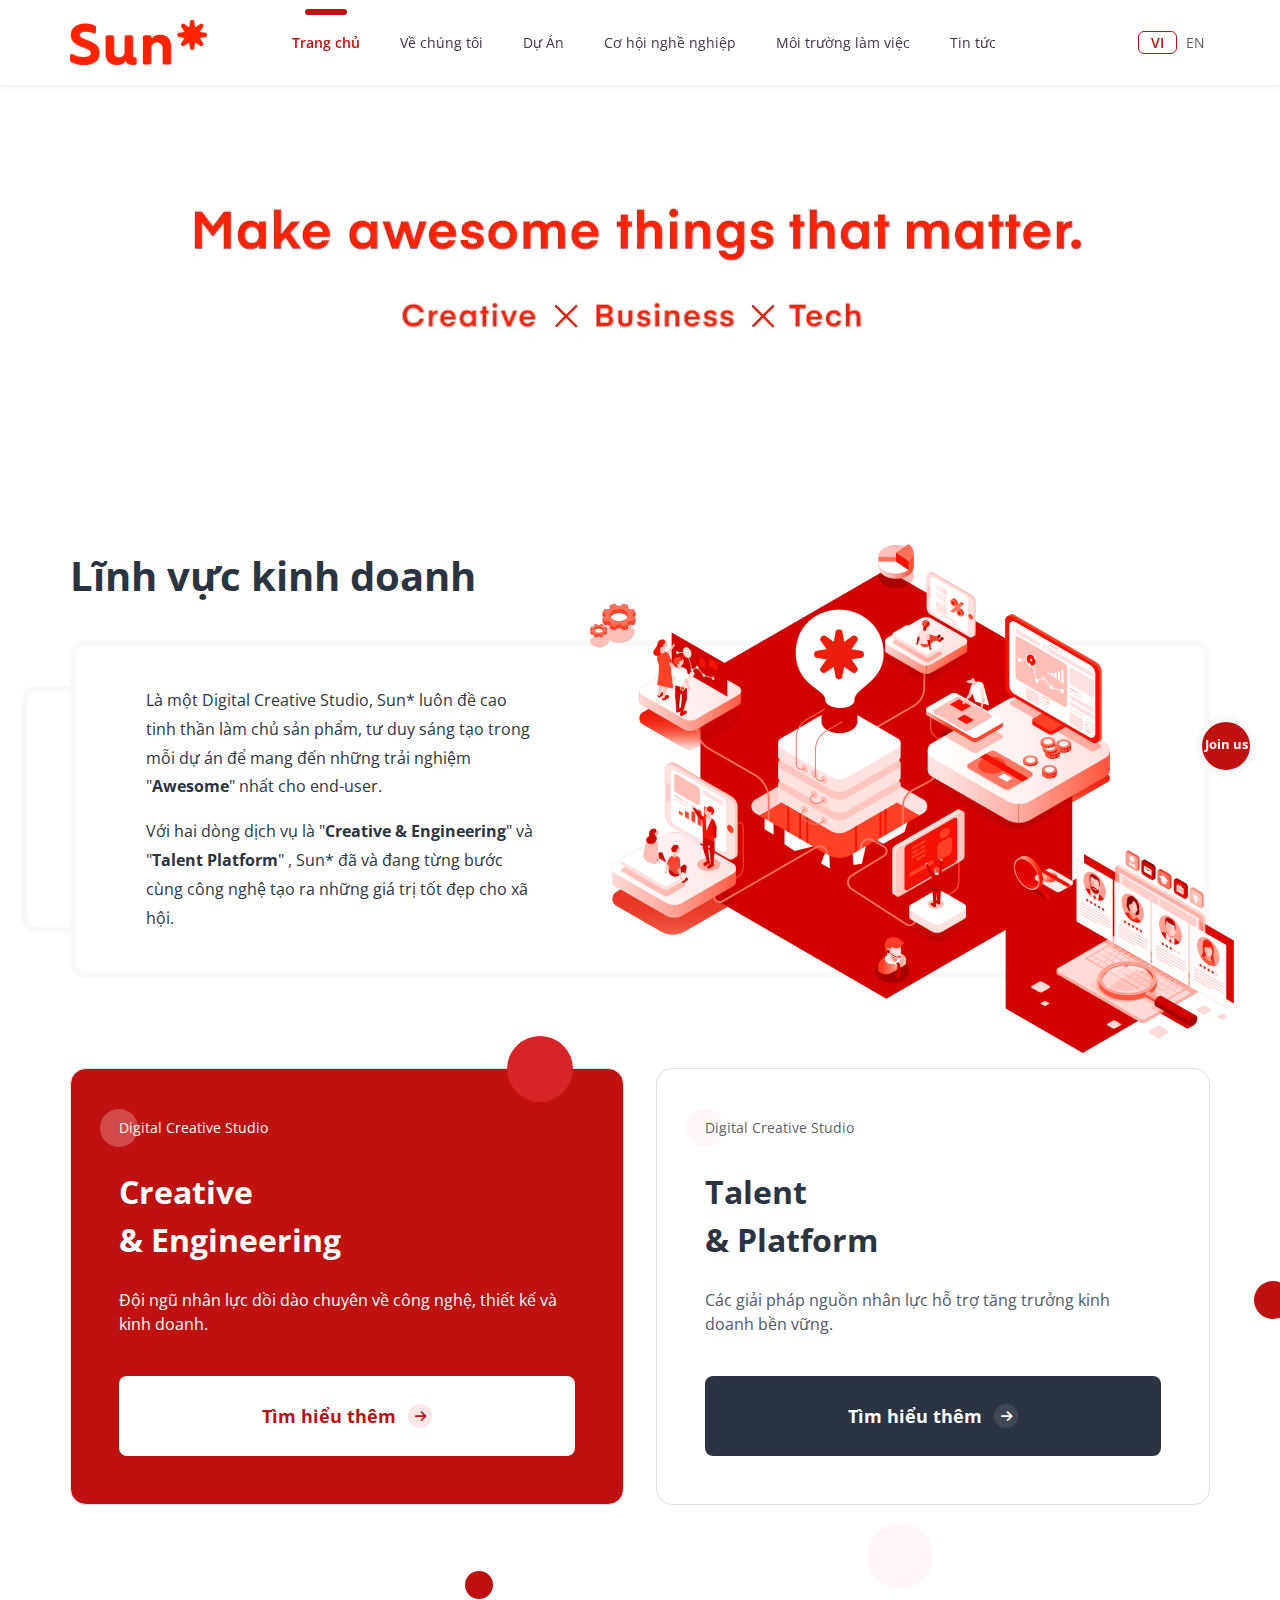
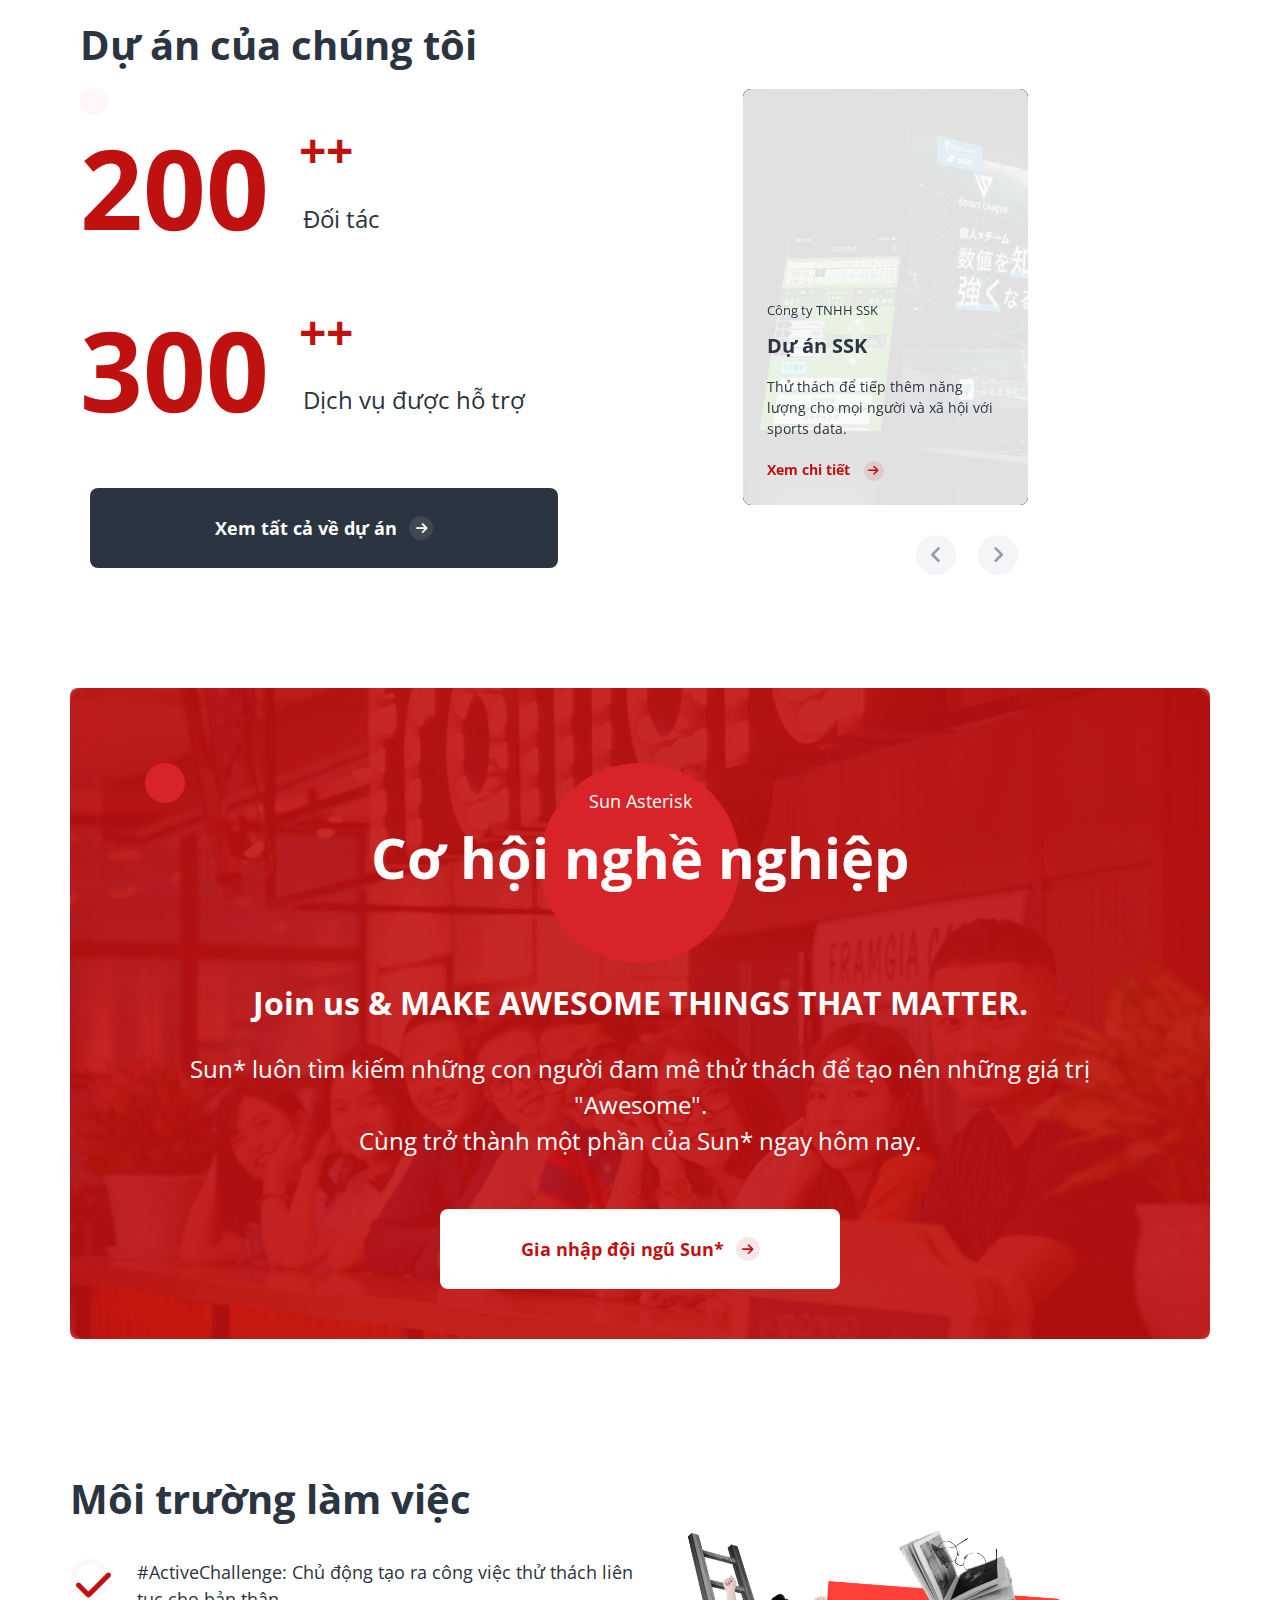
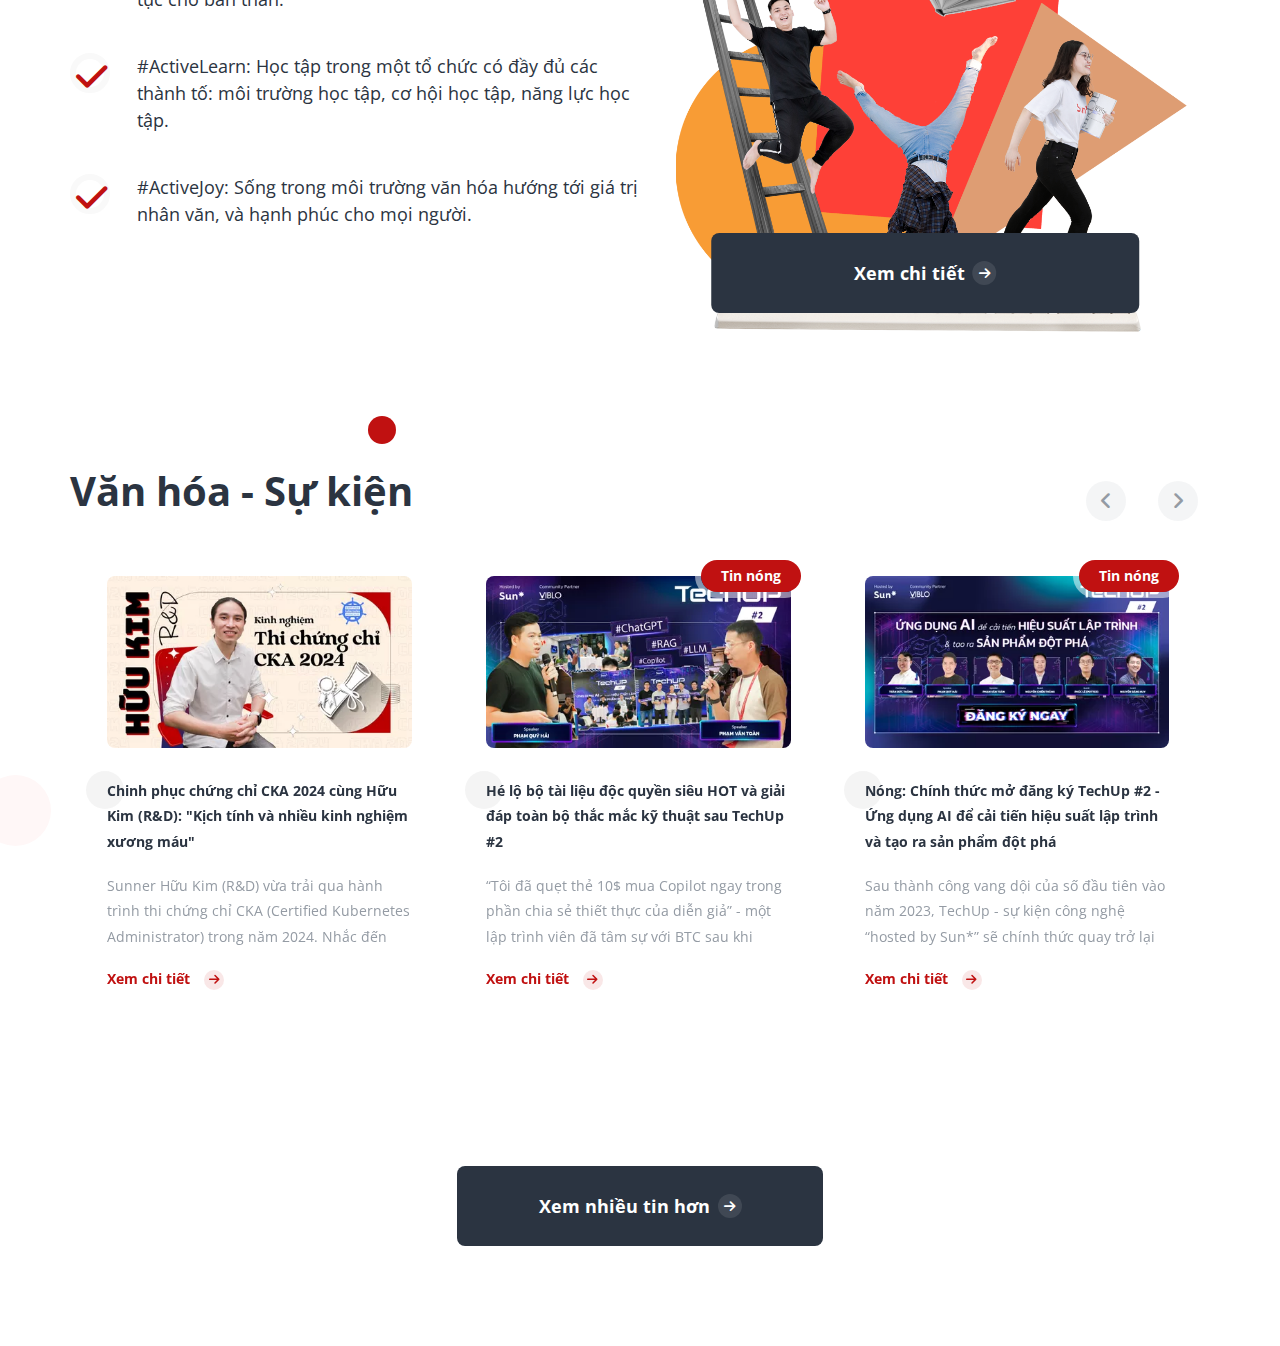
<file: src/pages/indexwithbootstrap.html>
<!DOCTYPE html>
<html lang="en">
<head>
    <meta charset="UTF-8">
    <meta name="viewport" content="width=device-width, initial-scale=1.0">
    <title>Sun* Inc</title>
    <link href='https://fonts.googleapis.com/css?family=Open Sans' rel='stylesheet'>
    <link rel="stylesheet" href="https://cdnjs.cloudflare.com/ajax/libs/font-awesome/6.0.0-beta3/css/all.min.css">
    <link rel="stylesheet" href="../../assets/bootstrap-5.3.3-dist/css/bootstrap.min.css">
    <link rel="stylesheet" href="../../assets/css/bootstrap_custom.css" />
</head>
<body>
    <!-- Header -->
    <header class="bg-white fixed-top shadow-sm">
        <div class="container-md p-0">
            <div class="row align-items-center py-3">
                <div class="col-md-2 col-3 pe-0">
                    <a href="indexwithbootstrap.html" class="navbar-brand">
                        <img src="../../assets/images/logo-sun@2x.png" alt="Sun* Inc. Logo" class="w-75"/>
                    </a>    
                </div>
                <div class="col-md-8 col-6 px-0">
                    <nav class="navbar navbar-expand-md d-none d-md-block">
                        <ul class="navbar-nav justify-content-end">
                            <li class="nav-item">
                                <a href="indexwithbootstrap.html" class="nav-link active me-4">Trang chủ</a>
                            </li>
                            <li class="nav-item">
                                <a href="#" class="nav-link me-4">Về chúng tôi</a>
                            </li>
                            <li class="nav-item">
                                <a href="#" class="nav-link me-4">Dự Án</a>
                            </li>
                            <li class="nav-item">
                                <a href="#" class="nav-link me-4">Cơ hội nghề nghiệp</a>
                            </li>
                            <li class="nav-item">
                                <a href="#" class="nav-link me-4">Môi trường làm việc</a>
                            </li>
                            <li class="nav-item">
                                <a href="#" class="nav-link me-4">Tin tức</a>
                            </li>
                        </ul>
                    </nav>

                    <div class="d-md-none text-end">
                        <button class="dropdown-button btn text-muted border-0 bg-dark-a-0p1 color-icon" type="button" data-bs-toggle="collapse" 
                        data-bs-target="#mobileNavMenu" aria-controls="mobileNavMenu" aria-expanded="false">
                            <i class="fa-solid fa-bars"></i>
                        </button>
                    </div>

                    <nav class="collapse d-md-none position-absolute bg-white h-auto w-100 start-0 annimate" id="mobileNavMenu">
                        <ul class="navbar-nav mw-100">
                            <li class="nav-item bg-primary">
                                <a href="indexwithbootstrap.html" class="nav-link p-2">Trang chủ</a>
                            </li>
                            <li class="nav-item">
                                <a href="#" class="nav-link p-2">Về chúng tôi</a>
                            </li>
                            <li class="nav-item">
                                <a href="#" class="nav-link p-2">Dự Án</a>
                            </li>
                            <li class="nav-item">
                                <a href="#" class="nav-link p-2">Cơ hội nghề nghiệp</a>
                            </li>
                            <li class="nav-item">
                                <a href="#" class="nav-link p-2">Môi trường làm việc</a>
                            </li>
                            <li class="nav-item">
                                <a href="#" class="nav-link p-2">Tin tức</a>
                            </li>
                        </ul>
                    </nav>
                </div>
                <div class="col-md-2 col-3 text-end ps-0">
                    <ul class="list-inline mb-0">
                        <li class="list-inline-item me-0">
                            <a lang="vi" hreflang="vi" href="#" class="btn btn-link border-primary active py-0">VI</a>
                        </li>
                        <li class="list-inline-item">
                            <a lang="en-US" hreflang="en-US" href="#" class="btn btn-link text-muted px-1 py-0">EN</a>
                        </li>
                    </ul>
                </div>
            </div>
        </div>
    </header>
    <!-- Video Banner Section -->
    <div class="d-none d-md-block position-relative overflow-hidden py-20-ps">
        <video src="../../assets/images/mv-pc.mp4" autoplay loop muted playsinline class="position-absolute top-50 start-50 translate-middle"></video>
    </div>

    <div class="d-block d-md-none">
        <video src="../../assets/images/mv-pc.mp4" autoplay loop muted playsinline class="w-100 mw-100 pt-5"></video>
    </div>  

    <!-- Business Section -->
    <main class="container-main text-dark">
        <div class="position-relative w-100 mb-20-px mb-md-100-px mw-1140-px">
            <h2 class="fs-md-40-px fw-bold my-20-px my-md-40-px fs-24-px">Lĩnh vực kinh doanh</h2>
            <div class="d-flex flex-column flex-md-row align-items-center border bg-white position-relative border-6-px rounded-16-px">
                <div class="border position-absolute top-50 start-0 translate-middle border-6-px rounded-16-px w-110-px h-100-ps-n80-px z-n1"></div>
                <div class="w-100 my-md-40-px mx-md-70-px fs-14-px lh-1p8 fs-md-16-px w-md-40 p-30-px p-md-0">
                    Là một Digital Creative Studio, Sun* luôn đề cao tinh thần làm chủ sản phẩm, 
                    tư duy sáng tạo trong mỗi dự án để mang đến những trải nghiệm "<strong>Awesome</strong>"
                    nhất cho end-user.
                    <br> <p></p>
                    Với hai dòng dịch vụ là "<strong>Creative & Engineering</strong>" và "<strong>Talent Platform</strong>"
                    , Sun* đã và đang từng bước cùng công nghệ tạo ra những giá trị tốt đẹp cho xã hội.
                </div>
                <div class="position-relative p-15-px w-md-60">
                    <img src="../../assets/images/intro-business.png" alt="Sun Inc. Tuyển Dụng" 
                    class="position-relative position-md-absolute h-auto top-0 start-0 top-md-n250-px start-md-n20-px mw-100 mw-md-110">
                </div>
            </div>
            <div class="mt-90-px">
                <div class="d-flex flex-column flex-md-row">
                    <div class="w-md-50 me-md-3 w-100 mb-20-px mb-md-0">
                        <div class="bg-primary border rounded-16-px p-5 position-relative">
                            <div class="mb-30-px position-relative">
                                <div class="position-absolute rounded-circle bg-light top-50 start-0 translate-middle z-0 opacity-25 w-h-38-px"></div>
                                Digital Creative Studio
                            </div>
                            <div class="fs-32-px mb-24-px fw-700 lh-base">Creative <br> & Engineering</div>
                            <div class="mb-40-px fs-16-px">Đội ngũ nhân lực dồi dào chuyên về công nghệ, thiết kế và kinh doanh.</div>
                            <a href="#" class="btn btn-light btn-lg d-flex align-items-center justify-content-center">
                                Tìm hiểu thêm
                                <span class="">
                                    <i class="fa-solid fa-arrow-right"></i>
                                </span>
                            </a>
                            <div class="position-absolute rounded-circle bg-danger top-0 translate-middle-y w-h-66-px end-50-px"></div>
                        </div>
                    </div>
                    <div class="w-md-50 ms-md-3 w-100">
                        <div class="bg-secondary border rounded-16-px p-5 position-relative">
                            <div class="text-muted mb-30-px position-relative z-1">
                                <div class="position-absolute rounded-circle bg-light top-50 start-0 translate-middle z-n1 w-h-38-px"></div>
                                Digital Creative Studio
                            </div>
                            <div class="fs-32-px mb-24-px fw-700 lh-base text-dark">Talent <br> & Platform</div>
                            <div class="mb-40-px fs-16-px">Các giải pháp nguồn nhân lực hỗ trợ tăng trưởng kinh doanh bền vững.</div>
                            <a href="#" class="btn btn-dark btn-lg d-flex align-items-center justify-content-center">
                                Tìm hiểu thêm
                                <span class="">
                                    <i class="fa-solid fa-arrow-right"></i>
                                </span>
                            </a>
                            <div class="position-absolute rounded-circle bg-primary translate-middle-y w-h-38-px end-n83-px bottom-166-px d-none d-md-block"></div>
                            <div class="position-absolute rounded-circle bg-light w-h-66-px end-50 bottom-n85-px"></div>
                        </div>
                    </div>
                </div>
            </div>
        </div>
    <!-- Project Section -->
        <div class="position-relative w-100 mb-20-px mb-md-100-px mw-1140-px d-md-flex d-block align-items-center ">
            <div class="position-relative p-10-px align-items-start w-100 me-0 w-md-50 me-md-9-ps">
                <h2 class="fs-24-px fs-md-40-px fw-bold mb-3-ps lh-base fs-md-40-px position-relative">
                    <div class="position-absolute rounded-circle bg-primary top-n30-px end-25 translate-middle-y w-h-28-px"></div>
                    Dự án của chúng tôi
                    <div class="position-absolute rounded-circle bg-light bottom-n40-px start-0 w-h-28-px"></div>
                </h2>
                <div class="mt-40-px mb-0 mt-md-4-ps">
                    <ul class="list-unstyled">
                        <li class="mb-20-px d-flex align-items-end mt-md-8-ps">
                            <div class="d-flex align-items-start">
                                <div class="fs-65-px text-primary fw-700 lh-sm fs-md-110-px" data-from="0" data-to="200">200</div>
                                <div class="fs-36-px text-primary fw-700 position-relative ps-30-px top-n5-px fs-md-48-px">++</div>
                            </div>
                            <div class="position-relative fs-14-px top-n5-px start-n40-px fs-md-24-px top-md-n20-px start-md-n50-px">Đối tác</div>
                        </li>
                        <li class="mb-20-px d-flex align-items-end mt-md-8-ps">
                            <div class="d-flex align-items-start">
                                <div class="fs-65-px text-primary fw-700 lh-sm fs-md-110-px" data-from="0" data-to="300">300</div>
                                <div class="fs-36-px text-primary fw-700 position-relative ps-30-px top-n5-px fs-md-48-px">++</div>
                            </div>
                            <div class="position-relative fs-14-px top-n5-px start-n40-px fs-md-24-px top-md-n20-px start-md-n50-px">Dịch vụ được hỗ trợ</div>
                        </li>
                    </ul>
                </div>
                <div class="p-10-px d-flex mt-40-px">
                    <a href="#" class="btn btn-dark btn-lg d-flex align-items-center justify-content-center mw-100 py-0 px-10-ps px-md-125-px">
                        Xem tất cả về dự án
                        <span class="project__btn-icon large-btn__icon">
                            <i class="fa-solid fa-arrow-right"></i>
                        </span>
                    </a>
                </div>
            </div>
            <div class="mt-0 w-100 h-auto mb-100-px my-md-5-ps p-md-0 w-md-25">
                <div class="position-absolute rounded-circle bg-light w-h-71-px end-n200-px bottom-n140-px d-none d-md-block"></div>
                <div class="carousel slide" id="projectCarousel" data-bs-ride="carousel" data-bs-interval="3000">
                    <div class="carousel-inner">
                        <div class="carousel-item active rounded-8-px overflow-hidden">
                            <div class="img-blur"></div>
                            <img src="../../assets/images/Untitled-1-3.png" alt="Sun* Inc. Tuyển Dụng" 
                            class="w-100 h-auto mw-100 border-0 shadow-none d-block">
                            <div class="position-absolute bottom-0 start-0 p-24-px">
                                <div class="fs-13-px">Công ty TNHH SSK</div>
                                <h6 class="fs-20-px lh-base mt-10-px mb-15-px">
                                    <a href="#" class="text-dark fw-700">  Dự án SSK  </a>
                                </h6>
                                <div class="mb-20-px">
                                    Thử thách để tiếp thêm năng lượng cho mọi người và xã hội với sports data.                              
                                </div>
                                <a href="#" class="text-primary p-0 fw-700 text-center position-relative z-1 d-inline-block">
                                    Xem chi tiết
                                    <span class="fs-12-px w-h-20-px ms-10-px rounded-circle bg-icon d-inline-block text-center lh-20-px">
                                        <i class="fa-solid fa-arrow-right"></i>
                                    </span>
                                </a>
                            </div>
                        </div>
                        <div class="carousel-item rounded-8-px overflow-hidden">
                            <div class="img-blur"></div>
                            <img src="../../assets/images/zenkigen_01.png" alt="Sun* Inc. Tuyển Dụng" 
                            class="w-100 h-auto mw-100 border-0 shadow-none d-block">
                            <div class="position-absolute bottom-0 start-0 p-24-px">
                                <div class="fs-13-px">Công ty TNHH ZENKIGEN</div>
                                <h6 class="fs-20-px lh-base mt-10-px mb-15-px">
                                    <a href="#" class="text-dark fw-700"> Dự án HARUTAKA </a>
                                </h6>
                                <div class="mb-20-px">
                                    “HARUTAKA” cho phép các công ty và người tìm việc có thể phỏng vấn trên web hoặc trong video bất kể thời gian hay địa điểm nào.
                                </div>
                                <a href="#" class="text-primary p-0 fw-700 text-center position-relative z-1 d-inline-block">
                                    Xem chi tiết
                                    <span class="fs-12-px w-h-20-px ms-10-px rounded-circle bg-icon d-inline-block text-center lh-20-px">
                                        <i class="fa-solid fa-arrow-right"></i>
                                    </span>
                                </a>
                            </div>
                        </div>
                        <div class="carousel-item rounded-8-px overflow-hidden">
                            <div class="img-blur"></div>
                            <img src="../../assets/images/Kurashicom.png" alt="Sun* Inc. Tuyển Dụng" 
                            class="w-100 h-auto mw-100 border-0 shadow-none d-block">
                            <div class="position-absolute bottom-0 start-0 p-24-px">
                                <div class="fs-13-px">Kurashicom Inc</div>
                                <h6 class="fs-20-px lh-base mt-10-px mb-15-px">
                                    <a href="#" class="text-dark fw-700"> Dự án KURASHICOM </a>
                                </h6>
                                <div class="mb-20-px">
                                    Phát triển App giúp hiện thực hóa phong cách sống theo ý muốn
                                </div>
                                <a href="#" class="text-primary p-0 fw-700 text-center position-relative z-1 d-inline-block">
                                    Xem chi tiết
                                    <span class="fs-12-px w-h-20-px ms-10-px rounded-circle bg-icon d-inline-block text-center lh-20-px">
                                        <i class="fa-solid fa-arrow-right"></i>
                                    </span>
                                </a>
                            </div>
                        </div>
                    </div>
                    <button type="button" data-bs-target="#projectCarousel" data-bs-slide="prev" 
                    class="carousel-control-icon position-absolute bottom-n70-px p-0 border-0 bg-carousel-icon w-h-40-px rounded-circle end-72-px lh-1 trans-0p3s">
                        <i class="fa-solid fa-angle-left text-gray fs-20-px"></i>
                    </button>
                    <button type="button" data-bs-target="#projectCarousel" data-bs-slide="next" 
                    class="carousel-control-icon position-absolute bottom-n70-px p-0 border-0 bg-carousel-icon w-h-40-px rounded-circle end-10-px lh-1 trans-0p3s">
                        <i class="fa-solid fa-angle-right text-gray fs-20-px"></i>
                    </button>
                </div>
            </div>
        </div>
        <!-- Career Section -->
        <div class="position-relative w-100 mb-20-px mb-md-100-px mw-1140-px p-10 text-center">
            <div class="bg-career position-relative text-white px-5-ps rounded-16-px bg-cover">
                <div class="img-blur bg-career-blur"></div>
                <div class="position-relative fs-16-px fs-md-18-px pt-100-px z-1">
                    <div class="position-absolute rounded-circle w-h-200-px top-75-px start-50 bg-danger translate-middle-x z-n1"></div>
                    Sun Asterisk
                </div>
                <h2 class="position-relative fw-700 fs-32-px fs-md-56-px lh-base mt-0 mb-80-px z-1">Cơ hội nghề nghiệp</h2>
                <div class="position-relative fw-700 mb-4 fs-18-px fs-md-32-px mb-30-px z-1">Join us & MAKE AWESOME THINGS THAT MATTER.</div>
                <div class="position-relative fs-14-px fs-md-24-px z-1">
                    Sun* luôn tìm kiếm những con người đam mê thử thách để tạo nên những giá trị "Awesome".<br> 
                    Cùng trở thành một phần của Sun* ngay hôm nay.
                </div>
                <div class="position-relative mt-50-px pb-50-px z-1">
                    <a href="#" class="btn btn-light btn-lg d-flex align-items-center justify-content-center p-0 w-400-px mw-100 mx-auto">
                        Gia nhập đội ngũ Sun* 
                        <span class="">
                            <i class="fa-solid fa-arrow-right"></i>
                        </span>
                    </a>
                </div>
                <div class="position-absolute rounded-circle w-h-40-px top-75-px start-75-px bg-danger d-none d-md-block"></div>
            </div>
        </div>
         <!-- Work Environment Section -->
        <div class="position-relative w-100 mb-20-px mb-md-100-px mw-1140-px p-10 d-block d-md-flex flex-wrap align-items-start">
            <div class=" w-100 w-md-50">
                <h2 class="fs-24-px fs-md-40-px my-30-px lh-base fw-700">Môi trường làm việc</h2>
                <div class="mt-30-px">
                    <ul class="list-unstyled">
                        <li class="d-flex align-items-start mb-30-px ">
                            <div class="rounded-circle w-h-40-px border-6-px me-27-px">
                                <i class="fa-solid fa-check position-relative text-primary fs-36-px fs-md-40-px"></i>
                            </div>
                            <div class="fs-14-px fs-md-18-px mb-10-px">
                                #ActiveChallenge: Chủ động tạo ra công việc thử thách liên tục cho bản thân.
                            </div>
                        </li>
                        <li class="d-flex align-items-start mb-30-px">
                            <div class="rounded-circle w-h-40-px border-6-px me-27-px">
                                <i class="fa-solid fa-check position-relative text-primary fs-36-px"></i>
                            </div>
                            <div class="fs-14-px fs-md-18-px mb-10-px">
                                #ActiveLearn: Học tập trong một tổ chức có đầy đủ các thành tố: môi trường học tập, cơ hội học tập, năng lực học tập.
                            </div>
                        </li>
                        <li class="d-flex align-items-start mb-0">
                            <div class="rounded-circle w-h-40-px border-6-px me-27-px">
                                <i class="fa-solid fa-check position-relative text-primary fs-36-px"></i>
                            </div>
                            <div class="fs-14-px fs-md-18-px mb-10-px">
                                #ActiveJoy: Sống trong môi trường văn hóa hướng tới giá trị nhân văn, và hạnh phúc cho mọi người.
                            </div>
                        </li>
                    </ul>
                </div>
            </div>
            <div class="w-100 w-md-50 position-relative mt-65-px">
                <img src="../../assets/images/human-centered.png" alt="Sun* Inc. Tuyển Dụng" class="img-fluid border-0 rounded-0 shadow-none">
                <a href="#" class="btn btn-dark btn-lg position-absolute start-50 translate-middle-x 
                bottom-0 mb-5 w-75 p-0 d-flex align-items-center justify-content-center">
                    Xem chi tiết
                    <span class="ms-2">
                        <i class="fa-solid fa-arrow-right"></i>
                    </span>
                </a>
            </div>
        </div>
        <!-- Culture & Event Section -->
        <div class="position-relative w-100 mb-20-px mb-md-100-px mw-1140-px p-10" id="culture-event">
            <div class="position-absolute rounded-circle w-h-71-px start-n90-px top-40 bg-light"></div>
            <h2 class="fs-24-px fs-md-40-px mb-20-px lh-base position-relative d-inline-block pb-10-px fw-700">
                <div class="position-absolute rounded-circle w-h-28-px end-5 top-n45-px bg-primary"></div>
                Văn hóa - Sự kiện
            </h2>
            <div class="position-relative d-block w-100">
                <div class="w-100 overflow-hidden carousel slide position-static" id="culeveCarousel" data-bs-ride="carousel" data-bs-interval="100000">
                    <div class="d-flex w-400-ps top-0 start-0 p-0 m-0 position-relative carousel-inner">
                        <div class="w-7p78-ps d-block overflow-hidden p-24-px border-1-px-trans rounded-8-px mx-12-px trans-0p3s float-left h-100 carousel-item active">
                            <div class="position-relative">
                                <img src="../../assets/images/f8e7e84c-29f1-4cbd-b2a3-263d42578a10.webp" alt="Sun* Inc. Tuyển Dụng" class="rounded-8-px h-auto w-100 border-0 d-block">
                            </div>
                            <div class="position-relative z-0">
                                <div class="position-absolute rounded-circle w-h-38-px top-12-px start-n2-px translate-middle z-n1 bg-content-label"></div>
                                <h6 class="fs-14-px mt-30-px mb-20-px h-75-px overflow-hidden">
                                    <a href="#" class="fw-700 lh-1p8">
                                        Chinh phục chứng chỉ CKA 2024 cùng Hữu Kim (R&D): "Kịch tính và nhiều kinh nghiệm xương máu" 
                                    </a>
                                </h6>
                                <p class="text-gray h-75-px overflow-hidden mb-20-px lh-1p8">
                                    Sunner Hữu Kim (R&D) vừa trải qua hành trình thi chứng chỉ CKA (Certified Kubernetes Administrator) trong năm 2024. 
                                    Nhắc đến cuộc thi này, kịch tính và nhiều bài học xương máu là những gì Kim ấn tượng nhất. CKA là một trong số 3 chứng chỉ 
                                    phổ biến về Kubernetes bao gồm: CKAD, CKA và CKS. Hãy cùng theo dõi kinh nghiệm chinh phục chứng chỉ CKA của Hữu Kim ngay dưới đây!
                                </p>
                                <div class="p-0 d-inline-block fw-700 text-center position-relative z-1">
                                    <a href="#" class="fw-700 text-primary">
                                        Xem chi tiết
                                        <span class="fs-12-px w-h-20-px ms-10-px rounded-circle bg-icon d-inline-block text-center lh-20-px">
                                            <i class="fa-solid fa-arrow-right"></i>
                                        </span>
                                    </a>
                                </div>
                            </div>
                        </div>
                        <div class="w-7p78-ps d-block overflow-hidden p-24-px border-1-px-trans rounded-8-px mx-12-px trans-0p3s float-left h-100 carousel-item">
                            <div class="position-relative">
                                <img src="../../assets/images/1f30a6d8-342c-4186-a9a0-d6190995cc81.webp" alt="Sun* Inc. Tuyển Dụng" class="rounded-8-px h-auto w-100 border-0 d-block">
                                <div class="culture-event__label position-absolute top-n22-px end-n16-px rounded-34-px border-shadow">
                                    <span class="d-block text-white bg-primary fw-700 rounded-34-px lh-32-px px-20-px">Tin nóng</span>
                                </div>
                            </div>
                            <div class="position-relative z-0">
                                <div class="position-absolute rounded-circle w-h-38-px top-12-px start-n2-px translate-middle z-n1 bg-content-label"></div>
                                <h6 class="fs-14-px mt-30-px mb-20-px h-75-px overflow-hidden">
                                    <a href="#" class="fw-700 lh-1p8">
                                        Hé lộ bộ tài liệu độc quyền siêu HOT và giải đáp toàn bộ thắc mắc kỹ thuật sau TechUp #2 
                                    </a>
                                </h6>
                                <p class="text-gray h-75-px overflow-hidden mb-20-px lh-1p8">
                                    “Tôi đã quẹt thẻ 10$ mua Copilot ngay trong phần chia sẻ thiết thực của diễn giả” - một lập trình viên đã tâm sự với BTC sau khi tham gia TechUp #2: “Ứng dụng AI để cải tiến hiệu suất lập trình và tạo ra sản phẩm đột phá” - sự kiện công nghệ “hosted by Sun*". Cùng Sun* News tìm hiểu kiến thức và truy cập bộ tài liệu "độc quyền" siêu HOT sau sự kiện!
                                </p>
                                <div class="p-0 d-inline-block fw-700 text-center position-relative z-1">
                                    <a href="#" class="fw-700 text-primary">
                                        Xem chi tiết
                                        <span class="fs-12-px w-h-20-px ms-10-px rounded-circle bg-icon d-inline-block text-center lh-20-px">
                                            <i class="fa-solid fa-arrow-right"></i>
                                        </span>
                                    </a>
                                </div>
                            </div>
                        </div>
                        <div class="w-7p78-ps d-block overflow-hidden p-24-px border-1-px-trans rounded-8-px mx-12-px trans-0p3s float-left h-100 carousel-item">
                            <div class="position-relative">
                                <img src="../../assets/images/7c2f69b3-631b-4b2a-aabc-4eddf1bf8359.webp" alt="Sun* Inc. Tuyển Dụng" class="rounded-8-px h-auto w-100 border-0 d-block">
                                <div class="culture-event__label position-absolute top-n22-px end-n16-px rounded-34-px border-shadow">
                                    <span class="d-block text-white bg-primary fw-700 rounded-34-px lh-32-px px-20-px">Tin nóng</span>
                                </div>
                            </div>
                            <div class="position-relative z-0">
                                <div class="position-absolute rounded-circle w-h-38-px top-12-px start-n2-px translate-middle z-n1 bg-content-label"></div>
                                <h6 class="fs-14-px mt-30-px mb-20-px h-75-px overflow-hidden">
                                    <a href="#" class="fw-700 lh-1p8">
                                        Nóng: Chính thức mở đăng ký TechUp #2 - Ứng dụng AI để cải tiến hiệu suất lập trình và tạo ra sản phẩm đột phá 
                                    </a>
                                </h6>
                                <p class="text-gray h-75-px overflow-hidden mb-20-px lh-1p8">
                                    Sau thành công vang dội của số đầu tiên vào năm 2023, TechUp - sự kiện công nghệ “hosted by Sun*” sẽ chính thức quay trở lại 
                                    cùng phiên bản nâng cấp hơn vào tháng 6 này. Với mong muốn mang lại những giá trị ''awesome'', đồng hành cùng giới 
                                    lập trình viên Việt phát triển bền vững giữa bối cảnh kỷ nguyên AI đang làm thay đổi lĩnh vực công nghệ, Sun* sẽ 
                                    tổ chức số TechUp #2 với chủ đề "Ứng dụng AI để cải tiến hiệu suất lập trình và tạo ra sản phẩm đột phá" vào ngày 8/6 tới đây.
                                </p>
                                <div class="p-0 d-inline-block fw-700 text-center position-relative z-1">
                                    <a href="#" class="fw-700 text-primary">
                                        Xem chi tiết
                                        <span class="fs-12-px w-h-20-px ms-10-px rounded-circle bg-icon d-inline-block text-center lh-20-px">
                                            <i class="fa-solid fa-arrow-right"></i>
                                        </span>
                                    </a>
                                </div>
                            </div>
                        </div>
                        <div class="w-7p78-ps d-block overflow-hidden p-24-px border-1-px-trans rounded-8-px mx-12-px trans-0p3s float-left h-100 carousel-item">
                            <div class="position-relative">
                                <img src="../../assets/images/0975f17b-89f3-4eab-a4fd-33b55df9d80d.webp" alt="Sun* Inc. Tuyển Dụng" class="rounded-8-px h-auto w-100 border-0 d-block">
                            </div>
                            <div class="position-relative z-0">
                                <div class="position-absolute rounded-circle w-h-38-px top-12-px start-n2-px translate-middle z-n1 bg-content-label"></div>
                                <h6 class="fs-14-px mt-30-px mb-20-px h-75-px overflow-hidden">
                                    <a href="#" class="fw-700 lh-1p8">
                                        Dự án Insurance SaaS Development Support: Golang, VueJS trở thành “chất xúc tác” để Sunner vượt giới hạn 
                                    </a>
                                </h6>
                                <p class="text-gray h-75-px overflow-hidden mb-20-px lh-1p8">
                                    “Đề bài càng hóc búa, càng hấp dẫn để xông pha”, “Ngôn ngữ mới không phải rào cản, mà chính là cơ hội để chứng minh năng lực” 
                                    là những câu cửa miệng các thành viên dự án Insurance SaaS liên tục nhấn mạnh khi được hỏi về cách chinh phục bài toán khó 
                                    từ khách hàng và duy trì điểm CSS trên 90 suốt ba năm vận hành.
                                </p>
                                <div class="p-0 d-inline-block fw-700 text-center position-relative z-1">
                                    <a href="#" class="fw-700 text-primary">
                                        Xem chi tiết
                                        <span class="fs-12-px w-h-20-px ms-10-px rounded-circle bg-icon d-inline-block text-center lh-20-px">
                                            <i class="fa-solid fa-arrow-right"></i>
                                        </span>
                                    </a>
                                </div>
                            </div>
                        </div>
                        <div class="w-7p78-ps d-block overflow-hidden p-24-px border-1-px-trans rounded-8-px mx-12-px trans-0p3s float-left h-100 carousel-item">
                            <div class="position-relative">
                                <img src="../../assets/images/7d926be4-e8c6-4b1b-b4a8-e0ccf52f362b.webp" alt="Sun* Inc. Tuyển Dụng" class="rounded-8-px h-auto w-100 border-0 d-block">
                            </div>
                            <div class="position-relative z-0">
                                <div class="position-absolute rounded-circle w-h-38-px top-12-px start-n2-px translate-middle z-n1 bg-content-label"></div>
                                <h6 class="fs-14-px mt-30-px mb-20-px h-75-px overflow-hidden">
                                    <a href="#" class="fw-700 lh-1p8">
                                        6 tháng cùng chiến lược “Toàn Sun* học tập và thực hành liên tục", chúng ta đã có những kết quả như thế nào? 
                                    </a>
                                </h6>
                                <p class="text-gray h-75-px overflow-hidden mb-20-px lh-1p8">
                                    Để nuôi dưỡng và phát triển mạnh mẽ văn hóa học tập, từ đó trở thành "Tổ chức học tập" (Learning Organization), 6 tháng qua, 
                                    với chiến lược “Toàn Sun* học tập và thực hành liên tục", chúng ta đã có những kết quả học tập tích cực. Những kết quả này 
                                    cho thấy hiệu quả của tính bài bản trong công tác triển khai, cùng tư duy bứt phá, phát triển bản thân không ngừng của người Sun*, 
                                    đã và đang góp phần giúp chúng ta đi nhanh và xa hơn với các mục tiêu của mình.
                                </p>
                                <div class="p-0 d-inline-block fw-700 text-center position-relative z-">
                                    <a href="#" class="fw-700 text-primary">
                                        Xem chi tiết
                                        <span class="fs-12-px w-h-20-px ms-10-px rounded-circle bg-icon d-inline-block text-center lh-20-px">
                                            <i class="fa-solid fa-arrow-right"></i>
                                        </span>
                                    </a>
                                </div>
                            </div>
                        </div>
                        <div class="w-7p78-ps d-block overflow-hidden p-24-px border-1-px-trans rounded-8-px mx-12-px trans-0p3s float-left h-100 carousel-item">
                            <div class="position-relative">
                                <img src="../../assets/images/b8eab75a-a36f-4a25-82e6-8942a6ad62a3.webp" alt="Sun* Inc. Tuyển Dụng">
                            </div>
                            <div class="position-relative z-0">
                                <div class="position-absolute rounded-circle w-h-38-px top-12-px start-n2-px translate-middle z-n1 bg-content-label"></div>
                                <h6 class="fs-14-px mt-30-px mb-20-px h-75-px overflow-hidden">
                                    <a href="#" class="fw-700 lh-1p8">
                                        "Trình làng" server K8S cho các CEV thỏa sức thực hiện dự án nội bộ 
                                    </a>
                                </h6>
                                <p class="text-gray h-75-px overflow-hidden mb-20-px lh-1p8">
                                    Chỉ trong vòng 2 tháng, team dự án server K8s của IFU đã release thành công. Hiện các CEV tại Sun* đã có thể sử dụng server K8s 
                                    để tối ưu nguồn lực server, phát huy sáng tạo, xây dựng và phát triển các công cụ nội bộ, từ đó khẳng định giá trị và 
                                    gia tăng hiệu quả công việc tại Sun*.
                                </p>
                                <div class="p-0 d-inline-block fw-700 text-center position-relative z-1">
                                    <a href="#" class="fw-700 text-primary">
                                        Xem chi tiết
                                        <span class="fs-12-px w-h-20-px ms-10-px rounded-circle bg-icon d-inline-block text-center lh-20-px">
                                            <i class="fa-solid fa-arrow-right"></i>
                                        </span>
                                    </a>
                                </div>
                            </div>
                        </div>
                    </div>
                    <button type="button" data-bs-target="#culeveCarousel" data-bs-slide="prev" class="carousel-control-icon position-absolute 
                    top-n70-px end-50-px end-md-84-px bottom-n70-px p-0 border-0 bg-carousel-icon w-h-40-px rounded-circle lh-1 trans-0p3s">
                        <i class="fa-solid fa-angle-left text-gray fs-20-px"></i>
                    </button>
                    <button type="button" data-bs-target="#culeveCarousel" data-bs-slide="next" class="carousel-control-icon position-absolute 
                    top-n70-px end-0 end-md-12-px bottom-n70-px p-0 border-0 bg-carousel-icon w-h-40-px rounded-circle lh-1 trans-0p3s">
                        <i class="fa-solid fa-angle-right text-gray fs-20-px"></i>
                    </button>
                </div>
                <div class="text-center w-366-px mw-100 mx-auto mt-75-px">
                    <a href="#" class="btn btn-dark btn-lg d-flex align-items-center justify-content-center">
                        Xem nhiều tin hơn 
                        <span class="ms-2">
                            <i class="fa-solid fa-arrow-right"></i>
                        </span>
                    </a>
                </div>
            </div>
        </div>
        <div class="position-fixed end-24-px bottom-124-px z-1">
            <a href="#" class="rounded-circle w-h-60-px fs-13-px bg-primary p-0 rounded-circle d-inline-block text-center fw-700 lh-45-px border-6-px">
                <span>Join us</span>
            </a>
        </div>
    </main>

    <script src="../../assets/bootstrap-5.3.3-dist/js/bootstrap.bundle.min.js"></script>
</body>
</html>
</file>
<file: assets/css/styles.css>
body {
    margin: 0;
    padding: 0;
    font-family: "Open Sans";
    font-size: 14px;
    color: #4d5969;
    line-height: 1.8;
}

a {
    box-shadow: none;
    text-decoration: none;
    background-color: transparent;
}

/* Header CSS */
header {
    position: sticky;
    top: 0;
    box-shadow: 0px 0px 4px 0px gray;
    z-index: 100;
    background-color: #fff;
}

.header__container {
    max-width: 1140px;
    display: flex;
    margin-right: auto;
    margin-left: auto;
    width: 100%;
}

.header__logo {
    width: 15%;
    position: relative;
    align-content: center;
    align-items: center;
    padding: 10px;
}

.header__logo img {
    padding: 10px 0;
    max-height: 35px;
    height: auto;
    max-width: 100%;
}

.header__nav-menu {
    width: 73%;
    min-height: 1px;
    padding: 10px;
    align-content: center;
    align-items: center;
}

.header__nav {
    margin: auto;
}

.header__nav .header__nav-list {
    display: flex;
    flex-wrap: nowrap;
    list-style: none;
    margin: 0;
    padding: 0;
    line-height: normal;
}


.header__nav .header__nav-item {
    margin-right: 35px;
    position: relative;
    display: block;
}

.header__nav .header__nav-frist-item {
    margin-left: 11%;
}

.header__nav .header__nav-a {
    padding-left: 0;
    padding-right: 0;
    font-size: 14px;
    padding: 30px 0;
    color: #4d5969;
    transition: all 0.3s;
}

.header__nav .header__nav-a--selected{
    color: #c01111;
}

.header__nav .header__nav-a:not(.header__nav-a--selected):hover {
    color: #c01111;
}

.header__nav .header__nav-a--selected::before {
    content: "";
    position: absolute;
    top: -100%;
    left: 25%;
    width: 50%;
    border: 3px solid #c01111;
    border-radius: 3px;
}

.header__nav .header__nav-a:not(.header__nav-a--selected)::before {
    content: "";
    position: absolute;
    top: -120%;
    left: 25%;
    width: 50%;
    border: 3px solid #c01111;
    border-radius: 3px;
    transform: scaleY(0);
    transform-origin: top;
    transition: transform 0.3s;
}

.header__nav .header__nav-a:not(.header__nav-a--selected):hover::before {
    top: -100%;
    transform: scaleY(1);
}

.header__language {
    width: 12%;
    min-height: 1px;
    position: relative;
    align-content: center;
    align-items: center;
    padding: 10px;
}

.header__language-list {
    list-style: none;
    padding: 0;
    margin: 0;
    text-align: right;
    display: block;
}

.header__language-item {
    display: inline-block;
    cursor: pointer;
    list-style: none;
}

.header__language-item a {
    color: #949ba4;
    font-size: 14px;
    padding: 0 6px;
}

.header__language-item--selected a{
    color: #c01111;
    font-weight: bold;
    border: 1px solid #c01111;
    border-radius: 4px;
    padding: 1px 13px;
}

.header__language-item a:not(.header__language-item--selected a):hover {
    color: #c01111;
}

/* Video Banner CSS */
.banner {
    width: 100%;
    position: relative;
    padding-top: 80px;
    padding-bottom: 40%;
    overflow: hidden;
}

.banner video {
    position: absolute;
    top: 50%;
    left: 50%;
    transform: translate(-50%, -50%);
}

.main_container {
    max-width: 1170px;
    padding-right: 15px;
    padding-left: 15px;
    margin-right: auto;
    margin-left: auto;
    margin-bottom: 60px;
}

.section {
    max-width: 1140px;
    color: #2b3441;
    margin-bottom: 100px;
    position: relative;
    width: 100%;
}

/* Business Section CSS */
.business__heading {
    font-size: 40px;
    margin: 40px 0;
    line-height: 1.5;
}

.business__intro {
    display: flex;
    align-items: center;
    border: 6px solid #f9f9f9;
    border-radius: 16px;
    position: relative;
    background-color: #fff;
}

.business__intro-border {
    border: 6px solid #f9f9f9;
    border-radius: 16px;
    position: absolute;    
    width: 110px;
    height: calc(100% - 80px);
    left: 0;
    top: 50%;
    transform: translate(-50%, -50%);
    z-index: -1;
}

.business__intro-description {
    flex: 0.8;
    margin: 40px 70px;
    font-size: 16px;
    line-height: 1.8;
    width: 50%;
    color: #2b3441;
}

.business__intro-image {
    flex: 1;
    position: relative;
}

.business__intro-image img {
    position: absolute;
    top: -240px;
    left: -20px;
    height: auto;
    max-width: 110%;
}

.business__service {
    padding: 10px;
    margin-top: 90px;
}

.business__service-list {
    display: flex;
    list-style: none;
    padding: 0px;
    margin: 0;
    color: #4d5969;
}

.business__service-item:first-child {
    margin-right: 20px;
}

.business__service-item:last-child {
    margin-left: 20px;
}

.business__service-item {
    border: 1px solid #d7dadc;
    border-radius: 16px;
    padding: 48px;
    background-color: #fff;
    position: relative;
}

.business__service-sub-title {
    font-weight: 300;
    position: relative;
    z-index: 0;
    margin-top: 0px;
    margin-bottom: 30px;
    font-size: 14px;
}

.business__service-sub-title::before {
    background-color: rgba(255, 255, 255, 0.3);
    content: '';
    position: absolute;
    width: 38px;
    height: 38px;
    background-color: #f3f3f3;
    border-radius: 50%;
    left: 0;
    top: 50%;
    transform: translate(-50%, -50%);
    z-index: -1;
}

.business__service-title {
    font-size: 32px;
    margin-bottom: 24px;
    color: #2b3441;
    font-weight: 700;
    line-height: 1.3;
}

.business__service-description {
    margin-bottom: 40px;
    font-size: 16px;
}

.large-btn {
    display: flex;
    align-items: center;
    justify-content: center;
    border-radius: 8px;
    height: 80px;
    line-height: 80px;
    font-size: 18px;
    font-weight: 700;
    border: none;
    transition: background-color 0.3s;
}

.large-btn__icon {
    font-size: 13px;
    width: 24px;
    height: 24px;
    margin-left: 12px;
    border-radius: 50%;
    background-color: rgba(255, 255, 255, 0.1);
    line-height: 25px;
    align-items: center;
    text-align: center;
}

.btn--dark {
    background-color: #2b3441;
    color: #fff;
}

.btn--dark:hover {
    background-color: #c01111;
    color: #fff;
}

.business__service-item--highlighted {
    background-color: #c01111;
    color: #fff;
}

.business__service-item--highlighted .business__service-sub-title::before {
    background-color: rgba(255, 255, 255, 0.3);
}

.business__service-item--highlighted .business__service-title {
    color: #fff;
}

.btn--light {
    background-color: #fff;
    color: #c01111;
}

.btn--light .large-btn__icon {
    background-color: rgba(192, 17, 17, 0.1);
}

.btn--light:hover {
    background-color: #2b3441;
    color: #fff;
}

.btn--light:hover .large-btn__icon {
    background-color: rgba(255, 255, 255, 0.1);
}

.business__service-item--highlighted::before {
    content: '';
    width: 66px;
    height: 66px;
    border-radius: 50%;
    background-color: #d82329;
    position: absolute;
    right: 50px;
    top: 0;
    transform: translateY(-50%);
}

.business__service-item:nth-child(2)::before {
    content: '';
    width: 36px;
    height: 36px;
    border-radius: 50%;
    background-color: #c01111;
    position: absolute;
    right: -83px;
    bottom: 166px;
    transform: translateY(-50%);
}

.business__service-item:nth-child(2):after {
    content: '';
    width: 66px;
    height: 66px;
    border-radius: 50%;
    background-color: #fff7f7;
    position: absolute;
    right: 55%;
    bottom: -85px;
}

/* Project Section CSS */
.project {
    position: relative;
    display: flex;
    align-items: center;
}

.project__wrap {
    padding: 10px;
    position: relative;
    align-content: flex-start;
    width: 100%;
}

.project__wrap-left {
    width: 50%;
    margin-right: 9%;
}

.project__heading {
    margin-bottom: 3%;
    font-size: 40px;
    line-height: 1.5;
    position: relative;
}

.project__heading::before {
    content: '';
    width: 28px;
    height: 28px;
    border-radius: 50%;
    background-color: #c01111;
    position: absolute;
    right: 25%;
    top: -30px;
    transform: translateY(-50%);
}

.project__heading::after {
    content: '';
    width: 26px;
    height: 26px;
    border-radius: 50%;
    background-color: rgba(192, 17, 17, .1);
    position: absolute;
    left: 0;
    bottom: -40px;
}

.project__counter {
    margin-top: 4%;
}

.project__counter ul{
    list-style: none;
    list-style-type: none;
    padding: 0;
    margin: 0;
}

.project__counter li {
    display: flex;
    align-items: flex-end;
    margin-bottom: 8%;
}

.project__number-wrap {
    display: flex;
    align-items: flex-start;
}

.project__number {
    color: #c01111;
    font-size: 110px;
    font-weight: 700;
    line-height: 1.2;
}

.project__plus {
    color: #c01111;
    font-size: 48px;
    font-weight: 700;
    padding-left: 30px;
    position: relative;
    top: -5px;
}

.project__title {
    font-size: 24px;
    position: relative;
    top: -10px;
    left: -50px;
    color: #4d5969;
}

.project__btn {
    margin-top: 20px;
    display: flex;
}

.project__btn-link {
    padding: 0 125px;
    max-width: 100%;
    border-radius: 4px !important;
}

.project__wrap-right {
    margin: 5% 0;
    padding: 0;
    width: 25%;
}

.project__wrap-right::before {
    content: '';
    width: 71px;
    height: 71px;
    border-radius: 50%;
    background-color: #ffeff0;
    position: absolute;
    right: -200px;
    bottom: -140px;
}

.project__carousel {
    display: block;
    overflow: hidden;
    width: 100%;
}

.project__carousel-list {
    width: 500%;
    position: relative;
    top: 0;
    left: 0;
    display: flex;
    margin: 0;
    padding: 0;
}

.project__carousel-item {
    width: 100%;
    position: relative;
    border-radius: 8px;
    overflow: hidden;
    display: block;
    float: right;
    height: 100%;
    min-height: 1px
}

.project__carousel-item::before {
    content: '';
    position: absolute;
    top: 0;
    left: 0;
    width: 100%;
    height: 100%;
    background-color: rgba(249, 249, 249, .9);
}

.project__carousel-img {
    width: 100%;
    height: auto;
    max-width: 100%;
    border: none;
    border-radius: 0;
    box-shadow: none;
    display: block;
}

.project__carousel-content {
    position: absolute;
    bottom: 0;
    left: 0;
    padding: 24px;
}

.project__carousel-sub-title {
    font-size: 13px;
}

.project__carousel-title {
    font-size: 20px;
    line-height: 1.5;
    margin-top: 10px;
    margin-bottom: 15px;
}

.project__carousel-title a {
    color: #2b3441;
}

.project__carousel-title a:hover {
    color: #c01111;
}

.project__carousel-description {
    margin-bottom: 20px;
}

.project__carousel-btn {
    color: #c01111;
    padding: 0;
    display: inline-block;
    line-height: 1;
    font-weight: 700;
    text-align: center;
    transition: all 0.3s;
    position: relative;
    z-index: 1;
}

.project__carousel-btn-icon {
    font-size: 12px;
    width: 20px;
    height: 20px;
    margin-left: 10px;
    border-radius: 50%;
    display: inline-block;
    background-color: rgba(192, 17, 17, 0.1);
    line-height: 20px;
    text-align: center;
}

.project__angle {
    position: absolute;
    bottom: -70px;
}

.angle-slider {
    padding: 0;
    border: none;
    background-color: rgba(148, 155, 164, 0.1);
    width: 40px;
    height: 40px;
    border-radius: 50%;
    transition: all 0.3s;
}

.project__carousel .angle-prev {
    right: 72px;
}

.project__carousel .angle-next {
    right: 10px;
}

.angle-slider i {
    font-size: 20px;
    color: #949ba4;
}

.angle-slider:hover {
    background-color: #c01111;
}

.angle-slider:hover i {
    color: #fff;
}

/* Career Section CSS */
.career {
    padding: 10px;
    position: relative;
    text-align: center;
}

.career__content {
    background-image: url('../images/career-bg.jpg');
    position: relative;
    color: #fff;
    border-radius: 16px;
    padding: 0 5%;
    background-size: cover;
}

.career__content::before {
    content: '';
    position: absolute;
    top: 0;
    left: 0;
    width: 100%;
    height: 100%;
    background-color: rgba(192, 17, 17, 0.9);
    z-index: 1;
    border-radius: 16px;
}

.career__content::after {
    content: '';
    position: absolute;
    background-color: #ef3f45;
    border-radius: 50%;
    width: 42px;
    height: 42px;
    top: 75px;
    left: 75px;
    z-index: 0;
}

.career__content > * {
    position: relative;
    z-index: 1;
}

.career__sub-title {
    font-size: 18px;
    font-weight: 300;
    padding-top: 100px;
}

.career__sub-title::before {
    content: '';
    position: absolute;
    width: 200px;
    height: 200px;
    border-radius: 50%;
    background-color: #d82329;
    top: 46px;
    left: 50%;
    transform: translateX(-50%);
    z-index: -1;
}

.career__title {
    font-size: 56px;
    font-weight: 700;
    line-height: 1.5;
    margin-top: 0px;
    margin-bottom: 80px;
}

.career__slogan {
    font-size: 32px;
    font-weight: 700;
    margin-bottom: 30px;
}

.career__description {
    font-size: 24px;
}

.career__btn {
    margin-top: 50px;
    padding-bottom: 50px;
}

.career__btn-link {
    width: 406px;
    max-width: 100%;
    margin: 0 auto;
}

/* Work Environment Section CSS */
.work-env {
    padding: 10px;
    position: relative;
    display: flex;
    flex-wrap: wrap;
    align-content: flex-start;
}

.work-env__content-list {
    width: 50%;
}

.work-env__heading {
    margin-bottom: 20px;
    font-size: 40px;
    line-height: 1.5;
}

.work-env__list {
    margin-top: 30px;
}

.work-env__list ul {
    list-style: none;
    list-style-type: none;
    padding: 0;
    margin: 0
}

.work-env__list li {
    display: flex;
    align-items: flex-start;
    margin-bottom: 25px;
}

.work-env__list li:last-child {
    margin-bottom: 0;
}

.work-env__icon-check {
    padding: 0;
    width: 25px;
    height: 25px;
    border-radius: 50%;
    border: 6px solid #f9f9f9;
    margin-right: 27px;
}

.work-env__icon-check i {
    position: relative;
    color: #c01111;
    font-size: 45px;
    font-weight: bold;
    left: -2px;
    top: -10px;
}

.work-env__content {
    font-size: 18px;
    margin-bottom: 10px;
}

.work-env__banner {
    width: 50%;
    margin-top: 65px;
    position: relative;
}

.work-env__banner img {
    height: auto;
    max-width: 100%;
    border: none;
    border-radius: 0;
    box-shadow: none;
}

.work-env__btn {
    position: absolute;
    left: 48px;
    right: 48px;
    bottom: 48px;
}

/* Culture & Event CSS */
.culture-event {
    padding: 10px;
    position: relative;
}

.culture-event::before {
    content: '';
    width: 71px;
    height: 71px;
    border-radius: 50%;
    background-color: #ffeff0;
    position: absolute;
    left: -90px;
    top: 40%;
}

.culture-event__heading {
    margin-bottom: 20px;
    font-size: 40px;
    line-height: 1.5;
    position: relative;
    display: inline-block;
    padding-bottom: 10px;
}

.culture-event__heading:before {
    content: '';
    width: 28px;
    height: 28px;
    border-radius: 50%;
    background-color: #c01111;
    position: absolute;
    right: 5%;
    top: -45px;
}

.culture-event__container {
    position: relative;
    display: block;
    margin: 0 -12px;
    width: 100%;
}

.culture-event__slider {
    width: 100%;
    position: block;
    overflow: hidden;
}

.culture-event__angle {
    position: absolute;
    top: -70px;
}

.culture-event__slider .angle-prev {
    right: 84px;
}

.culture-event__slider .angle-next {
    right: 12px;
}

.culture-event__btn {
    text-align: center;
    width: 366px;
    max-width: 100%;
    margin: 0 auto;
    margin-top: 75px;
}

.culture-event__news-list {
    width: 400%;
    position: relative;
    margin: 0;
    padding: 0;
    top: 0;
    left: 0;
    box-sizing: border-box;
    display: flex;
}

.culture-event__news {
    width: 7.78%;
    display: block;
    overflow: hidden;
    padding: 24px;
    border: 1px solid transparent;
    border-radius: 8px;
    margin: 0 12px;
    transition: all 0.3s;
    float: left;
    height: 100%;
    min-height: 1px;
}

.culture-event__news:hover {
    border: 1px solid #e3e6e9;
}

.culture-event__img {
    position: relative;
}

.culture-event__img img {
    border-radius: 10px;
    height: auto;
    width: 100%;
    border: none;
    display: block;
}

.culture-event__label {
    position: absolute;
    top: -22px;
    right: -16px;
    border: 6px solid rgba(255, 255, 255, .5);
    border-radius: 34px;
}

.culture-event__label span {
    display: block;
    color: #fff;
    background-color: #c01111;
    font-weight: 700;
    border-radius: 34px;
    line-height: 32px;
    padding: 0 20px;
}

.culture-event__content {
    position: relative;
    z-index: 0;
}

.culture-event__content:before {
    content: '';
    position: absolute;
    width: 38px;
    height: 38px;
    background-color: rgba(228, 228, 228, .4);
    border-radius: 50%;
    left: 2px;
    top: 12px;
    transform: translate(-50%, -50%);
    z-index: -1;
}

.culture-event__title {
    font-size: 14px;
    margin-top: 30px;
    margin-bottom: 20px;
    height: 75px;
    overflow: hidden;
}

.culture-event__title a {
    color: #2b3441;
}

.culture-event__title a:hover {
    color: #c01111;
}

.culture-event__description {
    color: #949ba4;
    height: 75px;
    overflow: hidden;
    margin-bottom: 20px;
}

.culture-event__details {
    padding: 0;
    display: inline-block;
    line-height: 1;
    font-weight: 700;
    text-align: center;
    transition: all 0.3s;
    position: relative;
    z-index: 1;
}

.culture-event__details a {
    color: #c01111;
}

.culture-event__details-icon {
    font-size: 12px;
    width: 20px;
    height: 20px;
    margin-left: 10px;
    border-radius: 50%;
    display: inline-block;
    background-color: rgba(192, 17, 17, 0.1);
    line-height: 20px;
    text-align: center;
}

.fixed-btn {
    right: 24px;
    bottom: 124px;
    position: fixed;
    z-index: 9;
}

.fixed-btn-link {
    width: 60px;
    height: 60px;
    line-height: 60px;
    font-size: 13px;
    background-color: #c01111;
    border: 8px solid #f9f9f9;
    padding: 0;
    border-radius: 50%;
    display: inline-block;
    color: #fff;
    font-weight: 700;
    text-align: center;
    z-index: 1;
}

/* Footer CSS */
footer {
    background-color: #f7f7f7;
}

.footer__section {
    max-width: 1140px;
    display: flex;
    margin-right: auto;
    margin-left: auto;
    position: relative;
    color: #949ba4;
}

.footer_section:first-child {
    padding-top: 60px;
}

.footer__block {
    width: 25%;
    padding: 10px;
}

.footer__sun-logo {
    margin-top: 10px;
    height: auto;
    max-width: 60%;
    border: none;
    border-radius: 0;
}

.footer__heading {
    color: #4d5969;
    font-weight: 700;
    margin: 20px 0;
    font-size: 18px;
    position: relative;
    z-index: 0;
}

.footer__heading::before {
    content: '';
    position: absolute;
    width: 38px;
    height: 38px;
    background-color: #e4e4e4;
    border-radius: 50%;
    left: 0;
    top: 50%;
    transform: translate(-50%, -50%);
    z-index: -1;
}

.footer__list {
    list-style: none;
    list-style-type: none;
    padding: 0;
    margin: 0;
}

.footer__item {
    margin-bottom: 15px;
}

.footer__item a {
    color: #949ba4;
    transition: 0.3s;
}

.footer__item a:hover {
    color: #4d5969;
    text-decoration: underline;
}

.footer__big-block {
    width: 50%;
}

.footer hr {
    background-color: #e4e4e4;
    opacity: 0.5;
    width: 99%;
}

.footer__copyright-section .footer__block {
    width: 48%;
}

.footer__copyright-section .footer__block:first-child {
    width: 4%;
    align-content: center;
    align-items: center;
}

.footer__copyright-section .footer__block:first-child img {
    max-height: 40px;
    height: auto;
    max-width: 100%;
    border: none;
    border-radius: 0;
}

.footer__social {
    align-content: center;
}


.footer__social ul {
    display: flex;
    justify-content: end;
}

.footer__social li {
    margin: 0 12px;
}

.footer__social i, .footer__icon-news {
    transition: 0.3s;
    background-color: #949ba4;
    border-radius: 8px;
    color: #fff;
    width: 32px;
    height: 32px;
    align-content: center;
}

.footer__social .fa-youtube::before {
    position: relative;
    left: 8px;
}

.footer__social .fa-facebook-f::before {
    position: relative;
    left: 11px;
}

.footer__social .fa-linkedin-in::before {
    position: relative;
    left: 10px;
}

.footer__social .fa-youtube:hover {
    background-color: #fff;
    color: #ef3f45;
}

.footer__social .fa-facebook-f:hover , .footer__social .fa-linkedin-in:hover{
    background-color: #fff;
    color: #136bcf;
}

.footer__icon-news {
    width: 80px;
}

.footer__block--mobile {
    display: none;
}

/* Responsive */
.project__wrap-left, .career, .work-env, .culture-event {
    box-sizing: border-box;
}

.header__dropdown-button {
    padding-top: 0;
    padding-bottom: 0;
    position: relative;
    display: none;
    padding: 10px;
}

.header__dropdown-button i {
    align-items: center;
    justify-content: center;
    font-size: 22px;
    padding: 0.25em;
    cursor: pointer;
    border: 0 solid;
    border-radius: 3px;
    background-color: rgba(0, 0, 0, 0.05);
    color: #494c4f;
    margin-left: auto;
    display: none;
}

.header__dropdown-button i.active {
    display: block;
}

.header__nav--mobile {
    display: block;
    position: absolute;
    margin-top: 10px;
    z-index: 1;
    background-color: #fff;
    font-size: 13px;
    max-height: 100vh;
    left: 0;
    max-width: 750px;
    width: 100%;
    height: auto;
    transform: scaleY(0);
    transform-origin: top;
    transition: transform 0.3s;
    top: 50px;
}

.header__nav--mobile.dropdowning {
    transform: scaleY(1);
    top: 60px;
}

.header__nav--mobile .header__nav-list, 
.header__nav--mobile .header__nav-item{
    display: block;
    box-sizing: border-box;
    list-style: none;
    margin: 0;
    padding: 0;
    line-height: normal;
}

.header__nav--mobile .header__nav-item {
    padding: 10px 13px;
    width: 100%;
}

.header__nav--mobile .header__nav-a {
    color: #4d5969;
}

.header__nav--mobile .header__nav-item--selected {
    background-color: #c01111;
}

.header__nav--mobile .header__nav-item--selected .header__nav-a {
    color: #fff;
}

.header__nav--mobile .header__nav-item:hover {
    background-color: #c01111;
}

.header__nav--mobile .header__nav-item:hover .header__nav-a{
    color: #fff;
}

@media (min-width: 1024px) {
    .header__dropdown-button {
        display: none;
    }

    .header__nav {
        display: block;
    }

    .banner {
        display: block;
    }

    .banner--mobile {
        display: none;
    }

    .footer__block--mobile {
        display: none;
    }

    .footer__block--main {
        display: block;
    }

    .footer__block {
        width: 25%;
    }

    .footer__big-block {
        width: 50%;
    }
    
}

@media (max-width: 767px) {
    .header__container {
        max-width: 767px;
        position: relative;
    }

    .container {
        max-width: 750px;
    }

    .header__nav-menu {
        width: 100%;
    }
    
    .header__nav {
        display: none;
    }

    .header__logo {
        width: 35%;
    }

    .header__nav-menu {
        width: 40%;
    }

    .header__language {
        width: 25%;
    }

    .header__dropdown-button {
        display: flex;
    }

    .header__nav--mobile {
        display: block;
    }

    .banner--mobile {
        display: block;
    }

    .banner--mobile video{
        width: 100%;
        height: auto;
        max-width: 750px;
    }

    .banner {
        display: none;
    }

    .section {
        max-width: 757px;
        margin-bottom: 20px;
    }

    .business__heading {
        font-size: 24px;
        margin: 20px 0;
    }

    .business__intro {
        display: block;
    }

    .business__intro-description {
        box-sizing: border-box;
        font-size: 14px;
        width: 100%;
        padding: 30px;
        margin: 0;
    }

    .business__intro-image {
        margin: 0;
        padding: 15px;
    }

    .business__intro-image img {
        position: relative;
        top: 0;
        left: 0;
        height: auto;
        max-width: 100%;
    }

    .business__service-list {
        display: block;
    }

    .business__service-item:first-child {
        margin-right: 0;
        margin-bottom: 20px;
    }
    
    .business__service-item:last-child {
        margin-left: 0;
    }

    .business__service-title {
        font-size: 20px;
    }

    .business__service-description, .career__description, .work-env__content {
        font-size: 14px;
    }

    .large-btn, .career__sub-title, .footer__heading {
        font-size: 16px;
    }

    .business__service-item:nth-child(2)::before {
        display: none;
    }

    .project {
        display: block;
    }

    .project__wrap-left {
        width: 100%;
        margin-right: 0;
    }

    .project__heading, .work-env__heading, .culture-event__heading {
        font-size: 24px;
    }

    .project__counter {
        margin-top: 40px;
        padding-bottom: 0;
    }

    .project__counter li {
        margin-bottom: 20px;
    }

    .project__number {
        font-size: 65px;
    }

    .project__plus, .work-env__icon-check i {
        font-size: 36px;
    }

    .project__title {
        left: -40px;
        font-size: 1em;
    }

    .project__btn {
        padding: 10px;
    }

    .project__btn-link {
        padding: 0 10%;
    }

    .project__wrap-right {
        margin-top: 0;
        width: 100%;
        height: auto;
        margin-bottom: 100px;
    }

    .project__wrap-right::before {
        display: none;
    }

    .career__title {
        font-size: 32px;
    }

    .career__slogan {
        font-size: 18px;
    }

    .work-env {
        display: block;
    }

    .work-env__content-list {
        width: 100%;
    }

    .work-env__banner {
        width: 100%;
        margin-top: 65px;
        position: relative;
    }

    .culture-event__news-list {
        width: 1200%;
        display: flex;
    }

    .culture-event__news {
        width: 9%;
    }

    .culture-event__slider .angle-prev {
        right: 45px;
    }
    
    .culture-event__slider .angle-next {
        right: 0;
    }
    
    .footer__section {
        display: block;
    }

    .footer__block--mobile {
        display: block;
    }

    .footer__block--main {
        display: none;
    }

    .footer__block {
        width: 100%;
    }

    .footer__section {
        display: block;
    }

    .footer__block:not(.footer__copyright-section > *) {
        box-sizing: border-box;
    }

    .footer__sun-logo {
        max-width: 40%;
    }

    .footer__copyright-section {
        display: flex;
    }

    .footer__copyright-section .footer__block:nth-child(1) {
        width: 10%;
    }

    .footer__copyright-section .footer__block:nth-child(2) {
        width: 90%;
    }

    .footer__section:last-child .footer__social ul {
        justify-content: start;
    }
}
</file>
